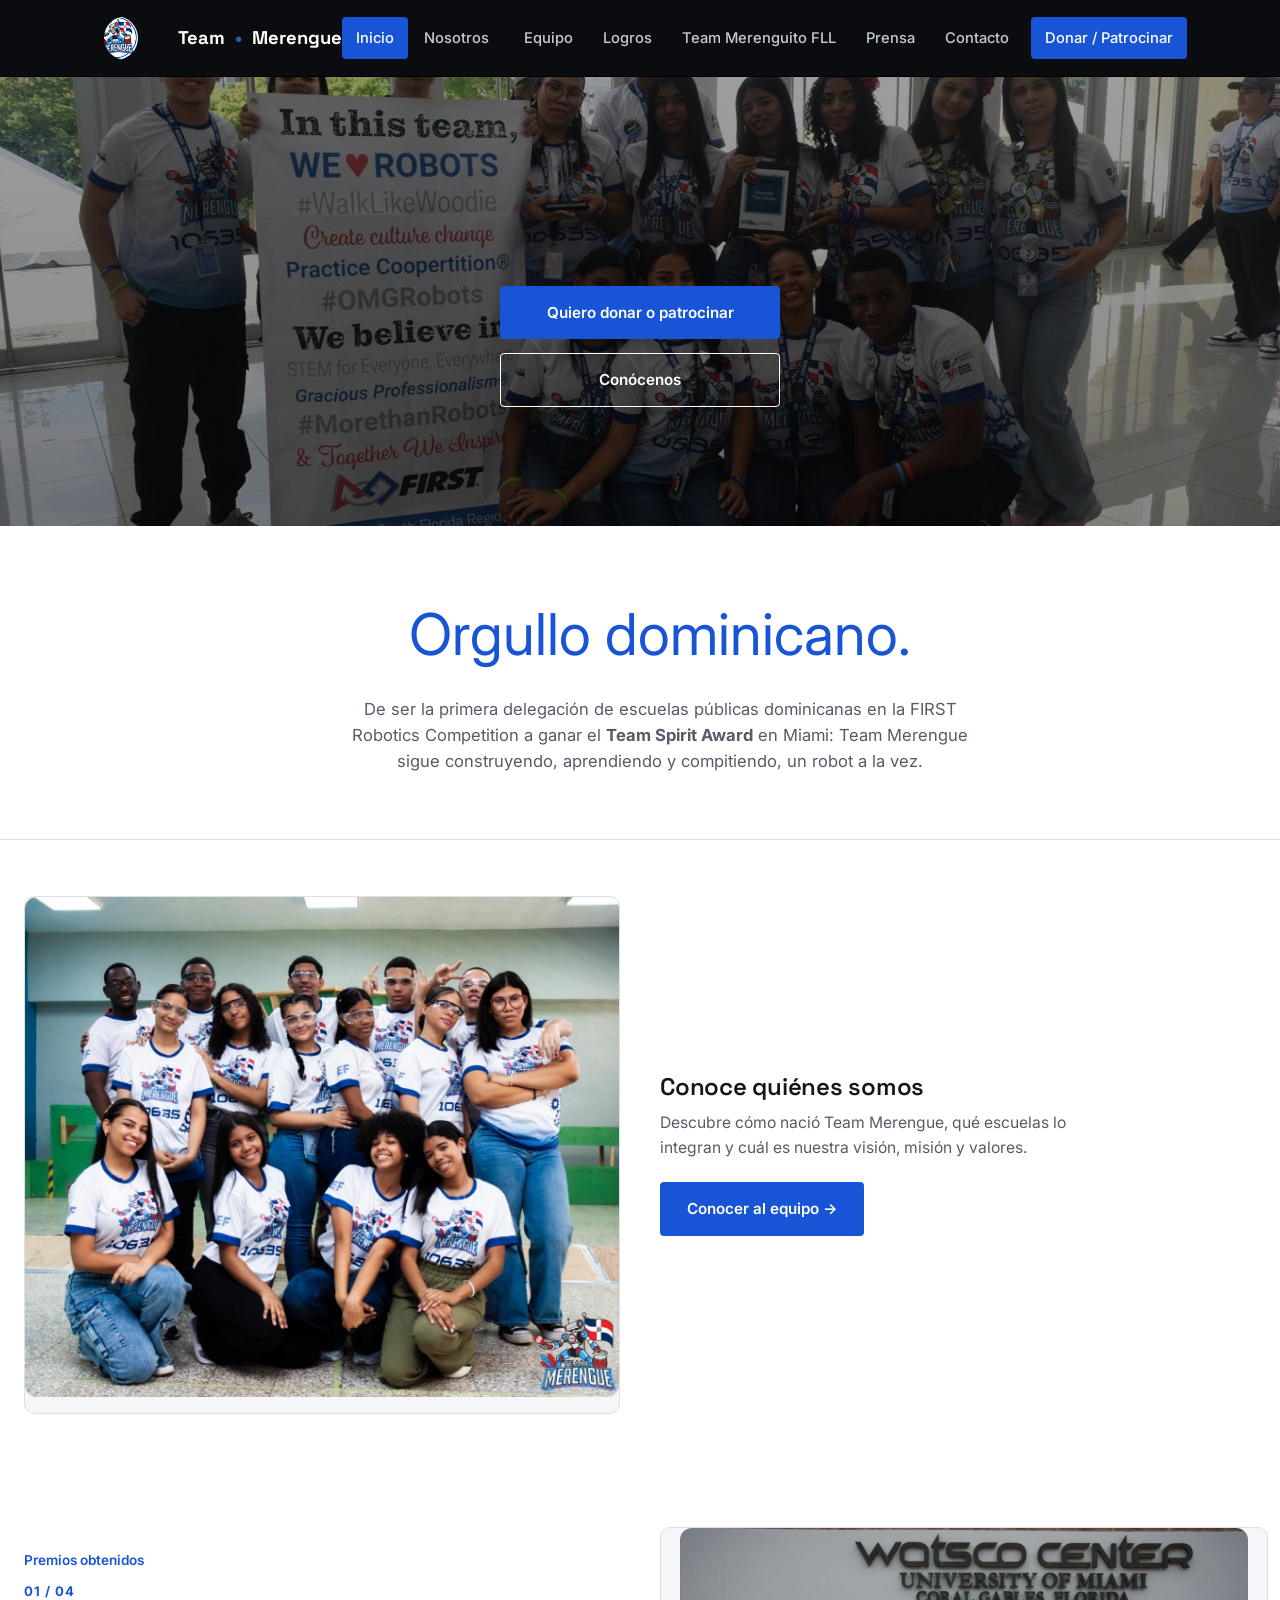
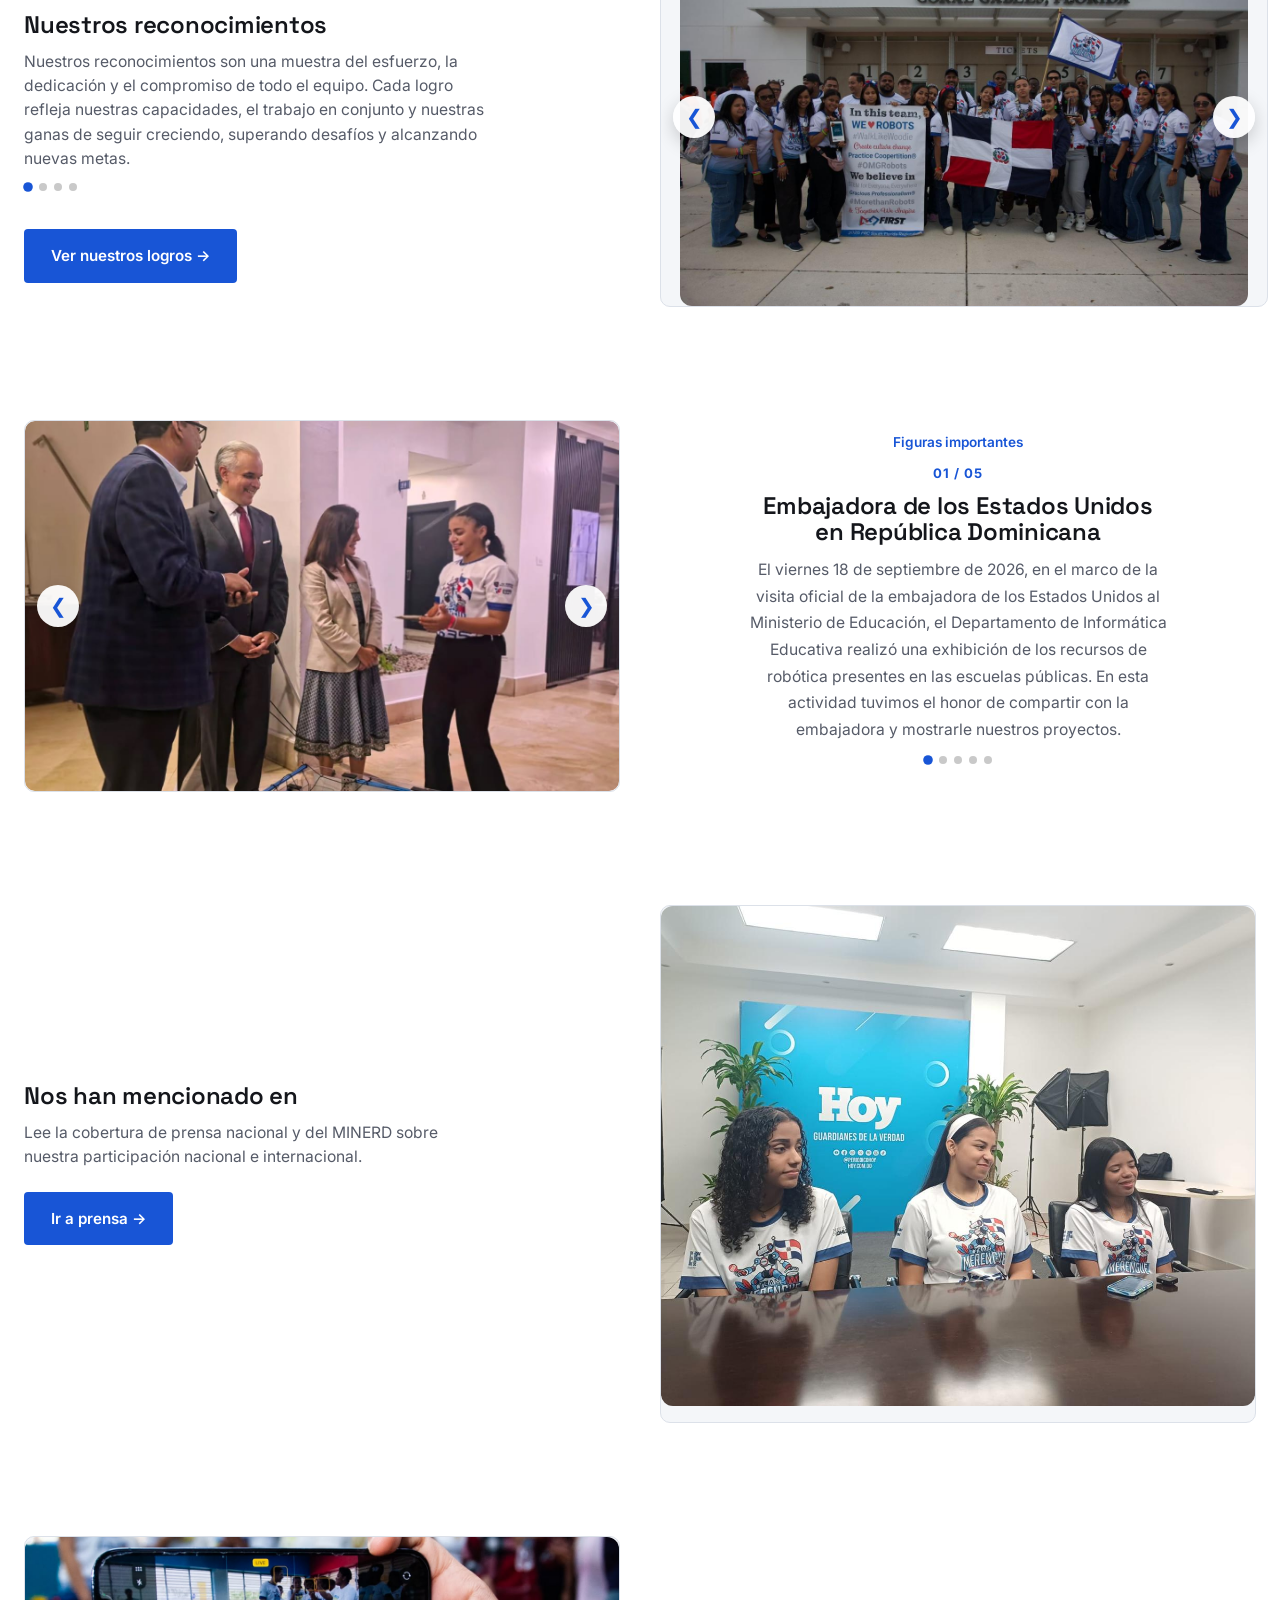
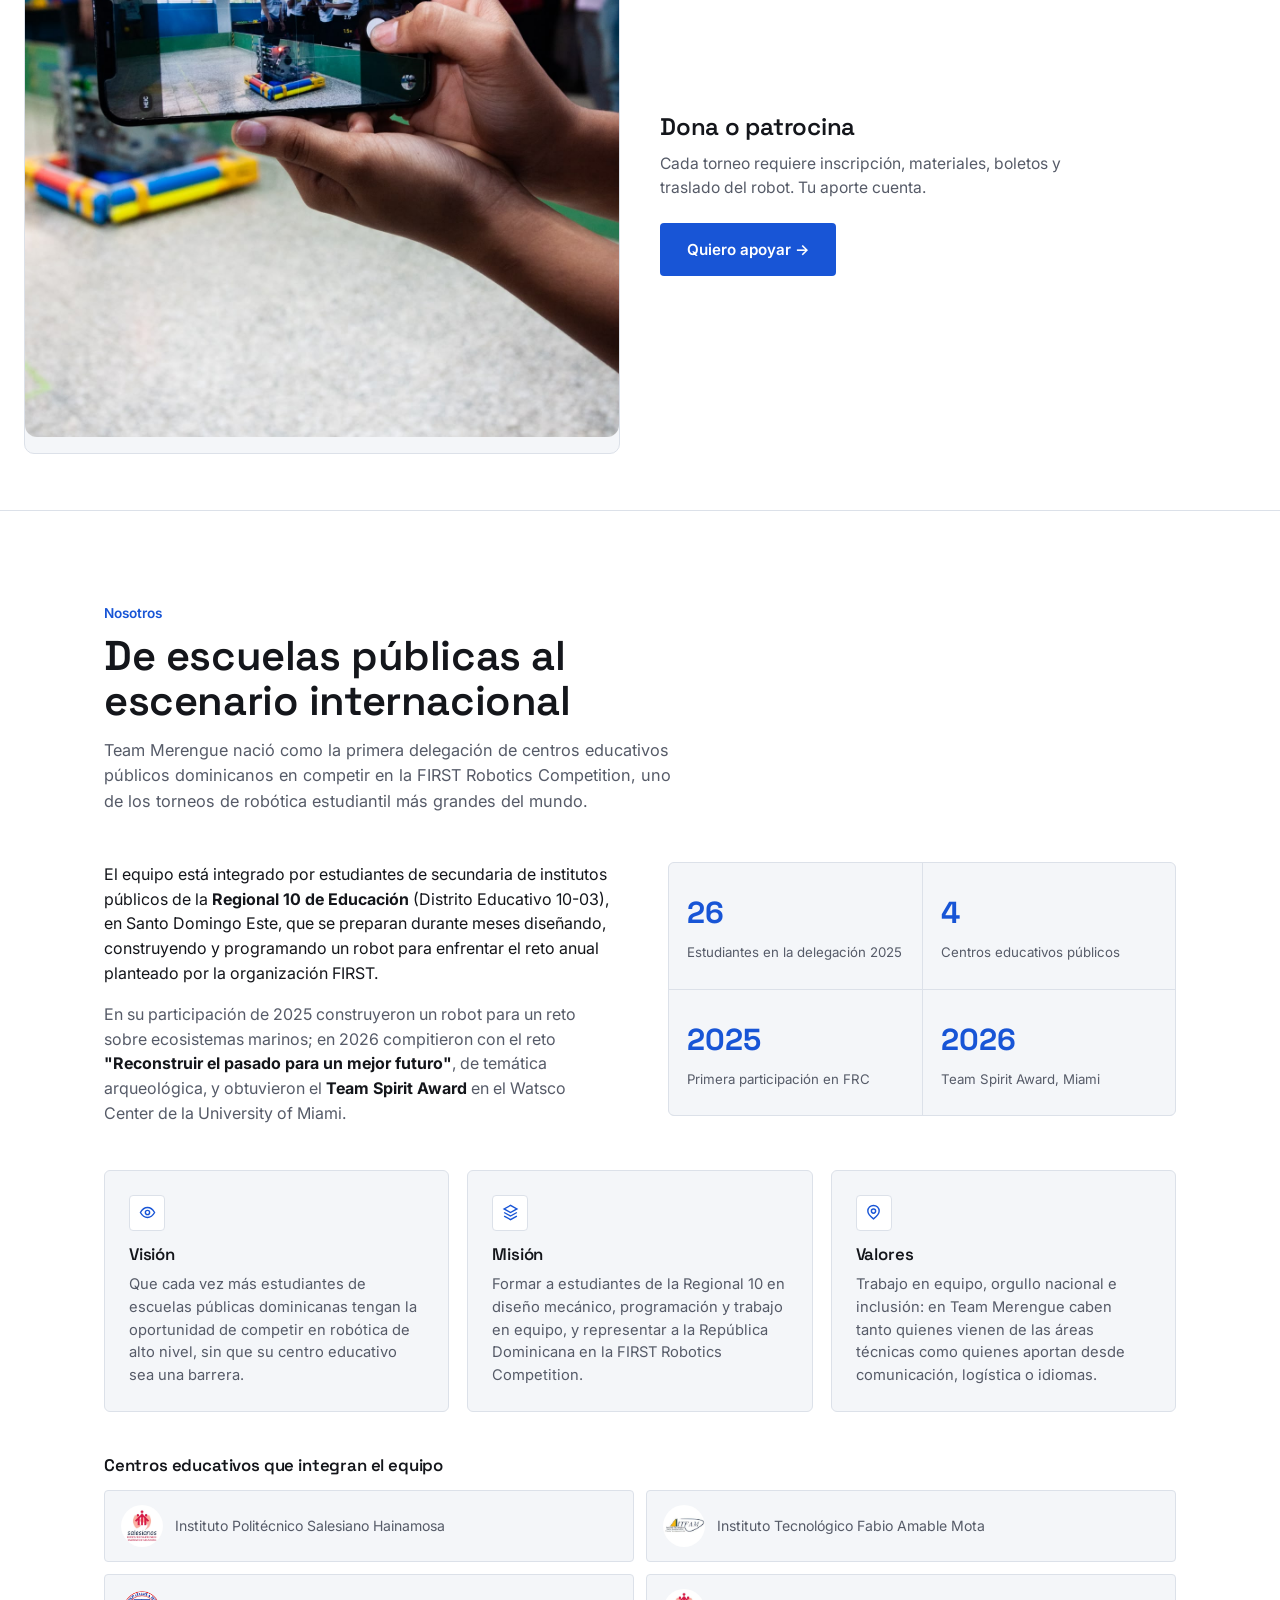
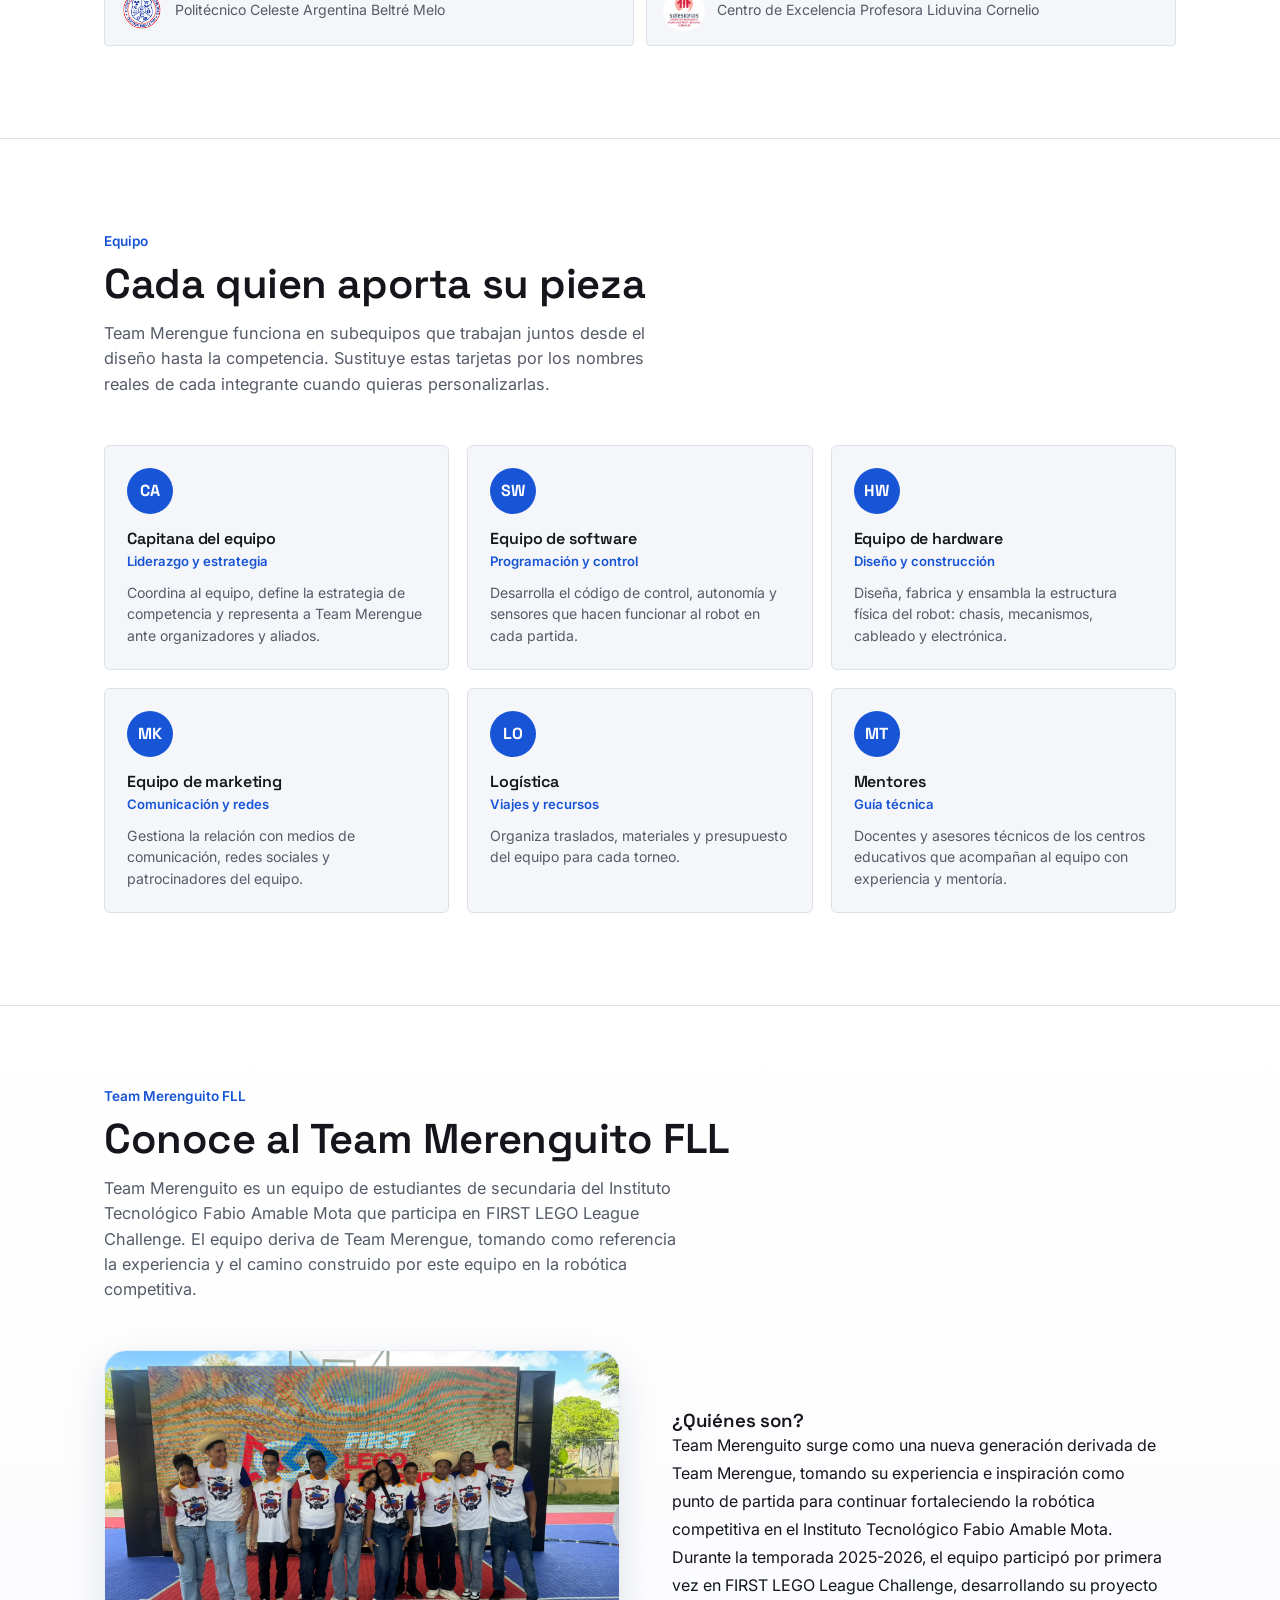
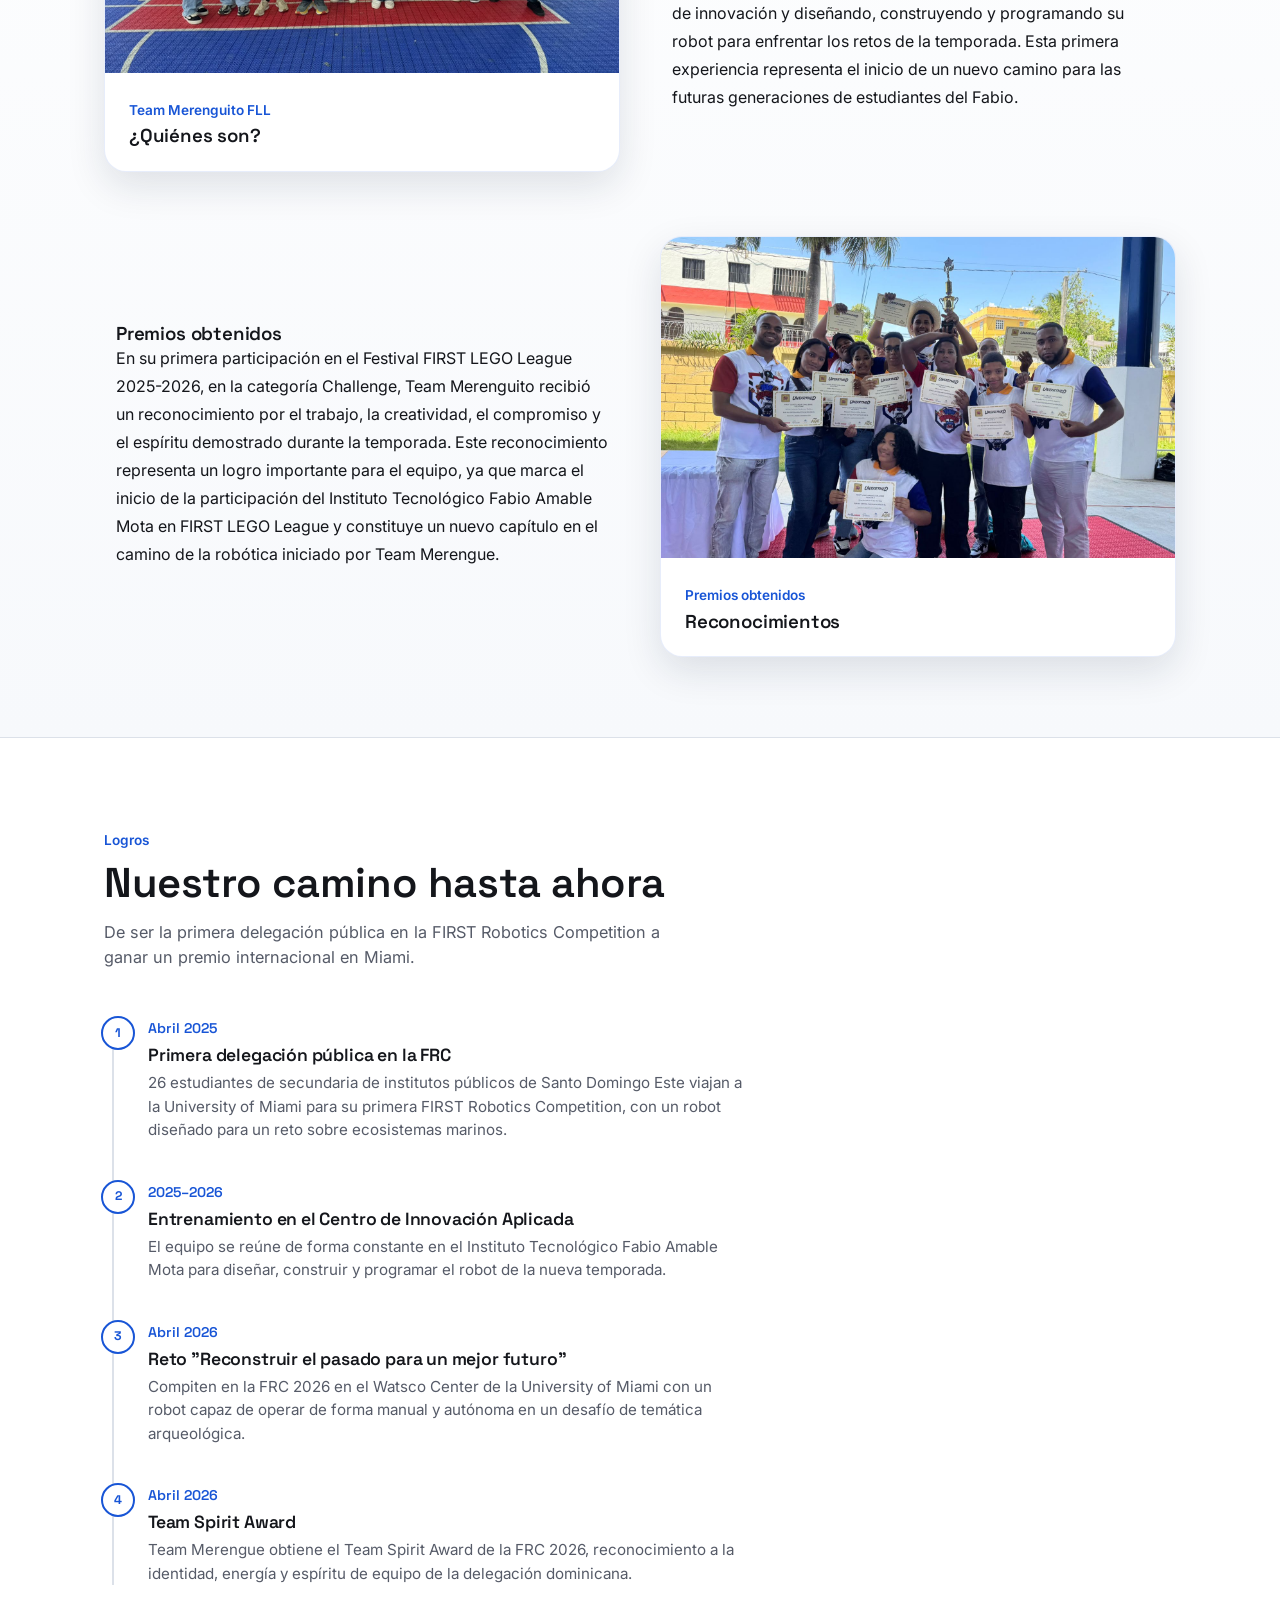
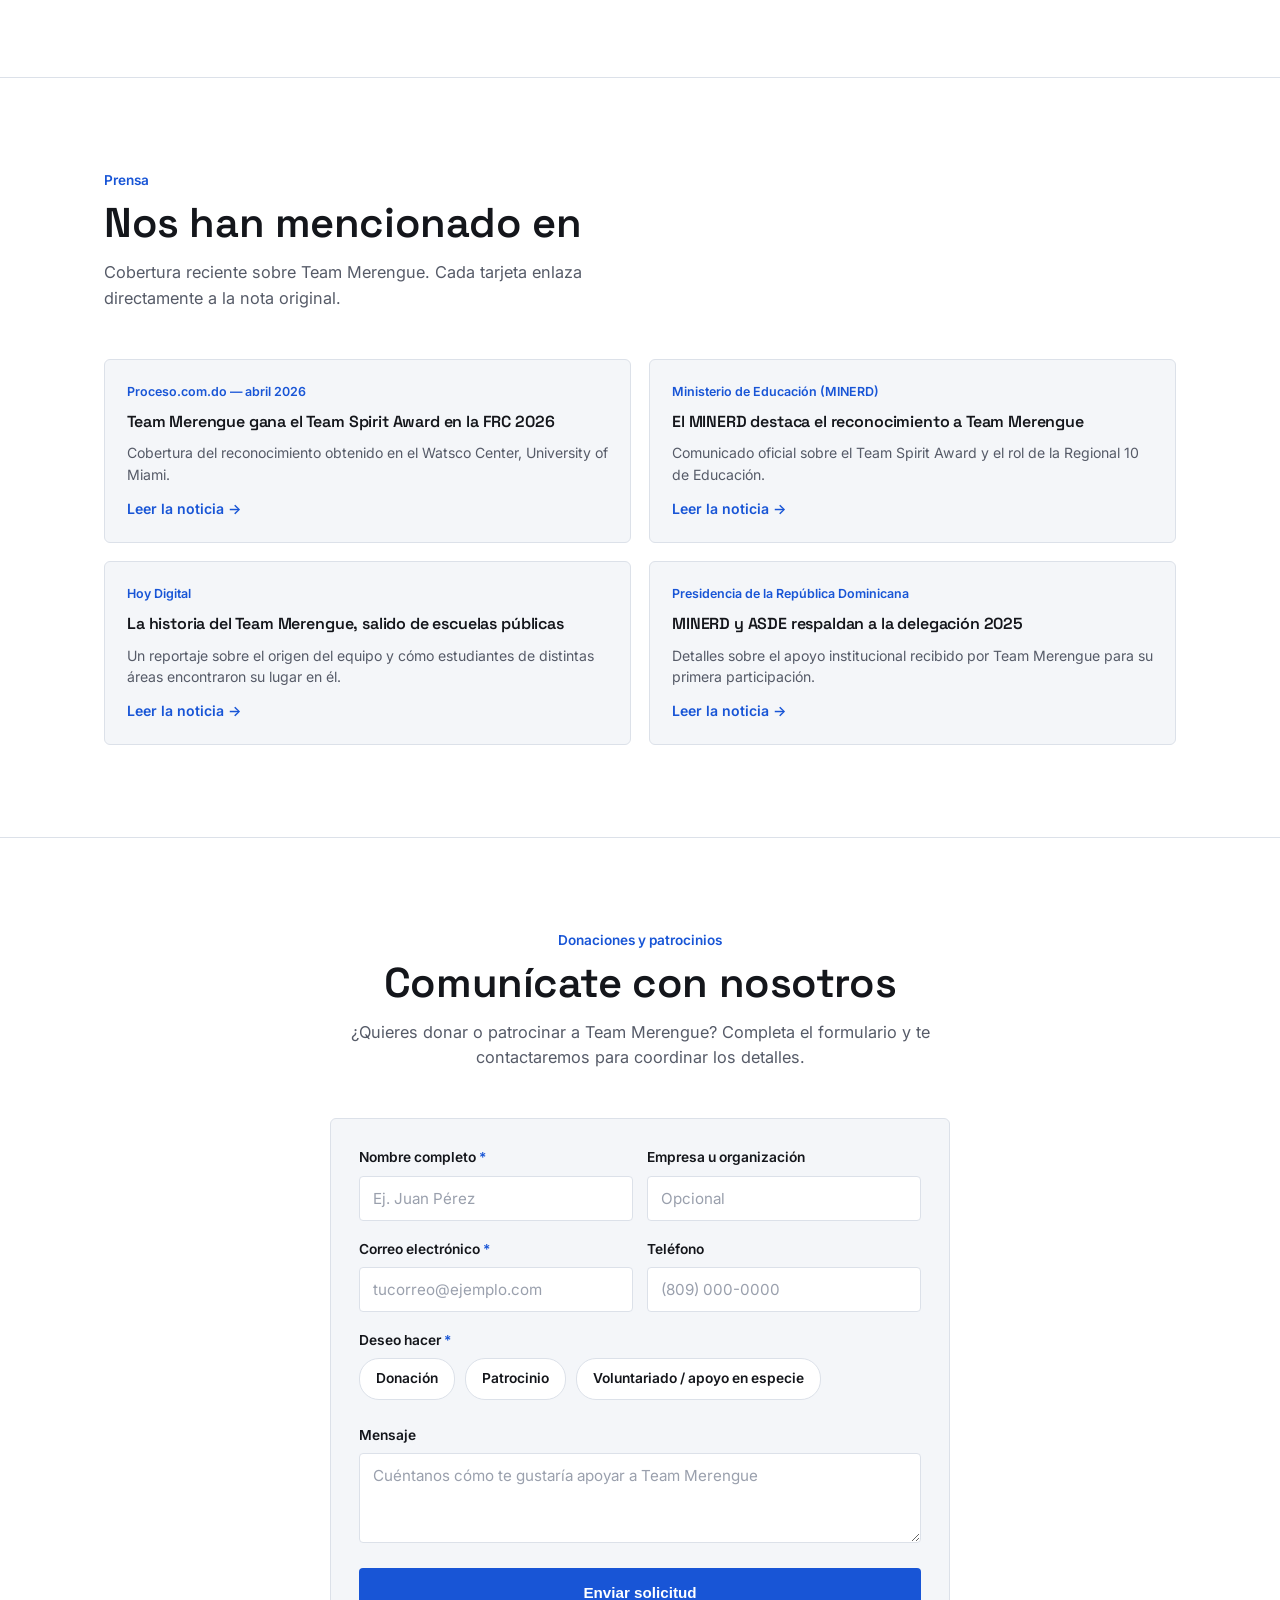
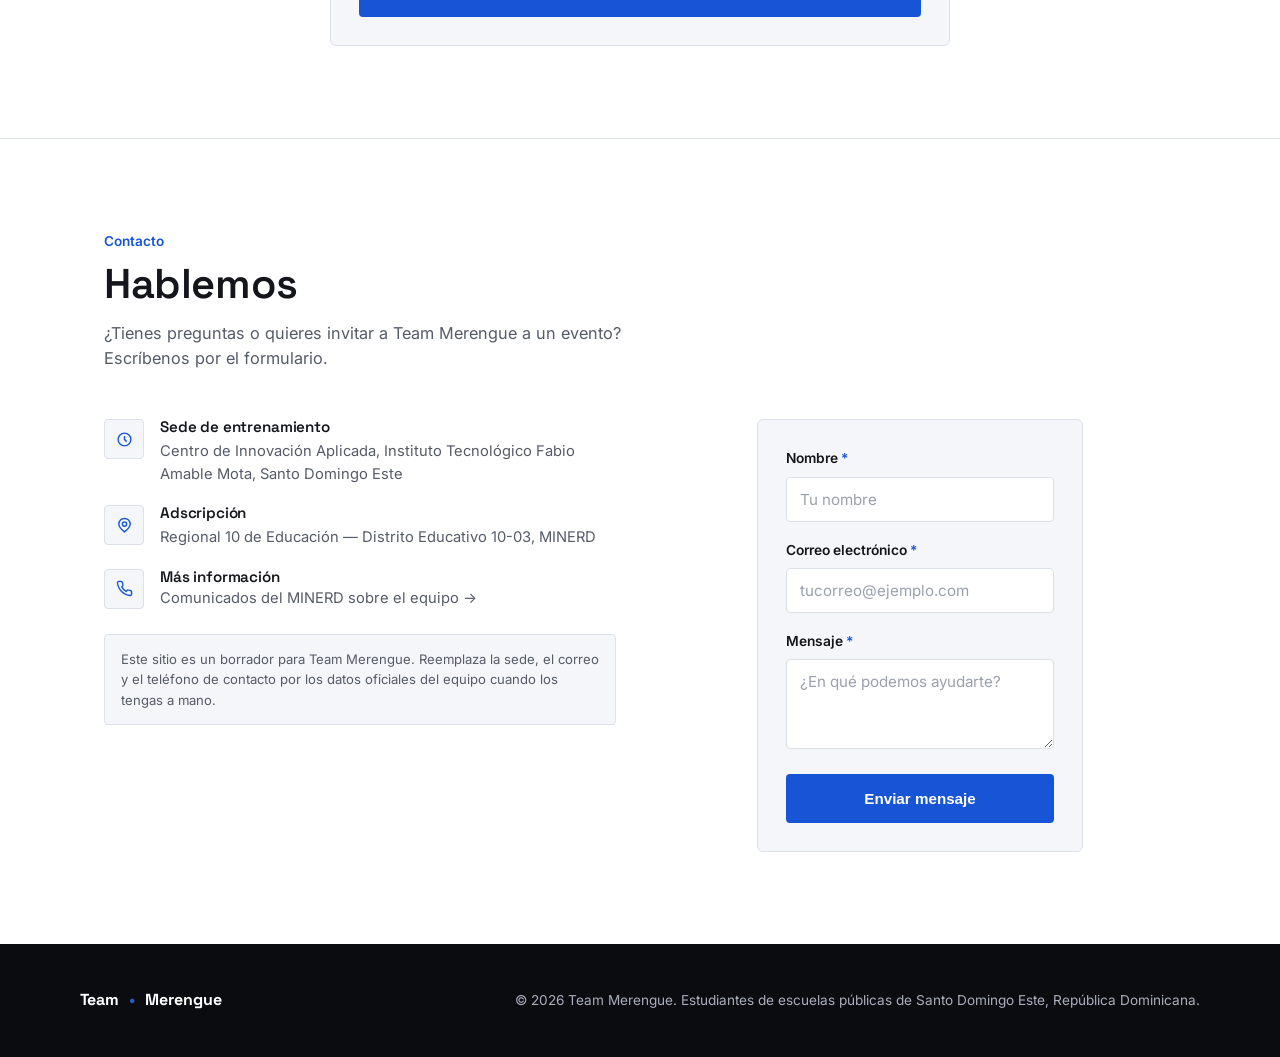
<file: index.html>
<!DOCTYPE html>
<html lang="es">

<head>
    <meta charset="UTF-8">
    <meta name="viewport" content="width=device-width, initial-scale=1, viewport-fit=cover">

    <title>Team Merengue — Equipo de Robótica</title>

    <link rel="stylesheet" href="style (1).css">

    <link rel="preconnect" href="https://fonts.googleapis.com">
    <link rel="preconnect" href="https://fonts.gstatic.com" crossorigin>

    <link href="https://fonts.googleapis.com/css2?family=Space+Grotesk:wght@500;600;700&family=Inter:wght@400;500;600;700&display=swap" rel="stylesheet">




</head>

<body>

    <!-- =========================================
         ENCABEZADO Y NAVEGACIÓN
         ========================================= -->

    <header>

        <div class="wrap nav-inner">

            <div class="brand">

                <span class="brand-mark">

                    <div class="brand-mark">
    <img src="ChatGPT Image 23 sept 2026, 11_31_50.png" alt="Team Merengue">
</div>

                </span>

                Team<span class="dot" style="color:#285bc1">•</span>Merengue

            </div>


            <button
                class="menu-toggle"
                id="menuToggle"
                aria-label="Abrir menú"
                aria-expanded="false">

                <svg width="20" height="20" viewBox="0 0 24 24" fill="none" stroke="currentColor" stroke-width="2">
                    <line x1="3" y1="6" x2="21" y2="6"/>
                    <line x1="3" y1="12" x2="21" y2="12"/>
                    <line x1="3" y1="18" x2="21" y2="18"/>
                </svg>

            </button>


            <nav class="links" id="navLinks">

                <a href="#inicio">Inicio</a>

                <details class="has-sub">

                    <summary>

                        Nosotros

                        <svg width="12" height="12" viewBox="0 0 24 24" fill="none" stroke="currentColor" stroke-width="2.5">
                            <path d="M6 9l6 6 6-6"/>
                        </svg>

                    </summary>

                    <ul class="submenu">

                        <li>
                            <a href="#nosotros">Quiénes somos</a>
                        </li>

                        <li>
                            <a href="#vision">Visión</a>
                        </li>

                        <li>
                            <a href="#mision">Misión</a>
                        </li>

                        <li>
                            <a href="#valores">Valores</a>
                        </li>

                    </ul>

                </details>

                <a href="#equipo">Equipo</a>

                <a href="#logros">Logros</a>

                <a href="#team-merenguito">Team Merenguito FLL</a>

                <a href="#prensa">Prensa</a>

                <a href="#contacto">Contacto</a>

                <a href="#patrocinios" class="nav-cta">
                    Donar / Patrocinar
                </a>

            </nav>

        </div>

    </header>



    <!-- =========================================
         INICIO
         ========================================= -->

    <section
        id="inicio"
        class="hero"
        style="border-bottom: none; padding-bottom: 0;">

        <div class="hero-top">

            <div class="eyebrow">

                <span class="pulse"></span>

                Estudiantes de escuelas públicas en la FIRST Robotics Competition

            </div>


            <div class="logo-banner">

                <img
                    class="banner-background"
                    src="fofto de fondo.jpg"
                    alt="Fondo Team Merengue">


                <!-- =====================================
                     CARRUSEL PRINCIPAL DE FONDOS
                     ===================================== -->

                <div class="hero-bg-carousel" aria-hidden="true">
                    <div class="hero-bg-slide is-active" style="background-image:url('ft4.jpg');"></div>
                    <div class="hero-bg-slide" style="background-image:url('ft3.jpg');"></div>
                    <div class="hero-bg-slide" style="background-image:url('ft2.jpg');"></div>
                    <div class="hero-bg-slide" style="background-image:url('ft1.jpg');"></div>
                    <div class="hero-bg-slide" style="background-image:url('ft5.jpg');"></div>
                    <div class="hero-bg-overlay"></div>
                </div>

                <!-- =====================================
                     LOGO DEL EQUIPO
                     ===================================== -->

                <div class="logo-mark">

                    <img
                        src="ChatGPT Image 23 sept 2026, 11_31_50.png"
                        alt="Logo de Team Merengue">

                </div>



                <!-- =====================================
                     BOTONES PRINCIPALES
                     ===================================== -->

                <div class="hero-actions">

                    <a
                        href="#patrocinios"
                        class="btn btn-primary">

                        Quiero donar o patrocinar

                    </a>


                    <a
                        href="#nosotros"
                        class="btn btn-outline-dark">

                        Conócenos

                    </a>

                </div>

            </div>

        </div>



        <!-- =========================================
             MENSAJE PRINCIPAL
             ========================================= -->

        <div class="word-panel">

            <div class="big-word">
                Orgullo dominicano.
            </div>


            <p>

                De ser la primera delegación de escuelas públicas
                dominicanas en la FIRST Robotics Competition a ganar
                el <strong>Team Spirit Award</strong> en Miami:

                Team Merengue sigue construyendo, aprendiendo
                y compitiendo, un robot a la vez.

            </p>

        </div>



        <!-- =========================================
             TARJETAS PRINCIPALES
             ========================================= -->

        <div class="feature-blocks">


            <!-- TARJETA: NOSOTROS -->

            <div class="feature-block reveal">

                <div class="fb-art">

                    <img
                        src="fofto de fondo.jpg"
                        alt="Conoce quiénes somos"
                        class="feature-image">

                </div>


                <div class="fb-text">

                    <h3>
                        Conoce quiénes somos
                    </h3>


                    <p>

                        Descubre cómo nació Team Merengue,
                        qué escuelas lo integran y cuál es
                        nuestra visión, misión y valores.

                    </p>


                    <a
                        href="#nosotros"
                        class="btn btn-blue">

                        Conocer al equipo →

                    </a>

                </div>

            </div>



            <!-- TARJETA: PREMIOS OBTENIDOS -->
            <div class="feature-block reveal premios-card">

                <div class="fb-art premios-art">

                    <div class="premios-slider">

                        <img
                            id="premioImagen"
                            src="LOGROS.jpg"
                            alt="Premio obtenido de Team Merengue"
                            class="feature-image premio-imagen">

                        <button
                            type="button"
                            class="premio-btn premio-prev"
                            id="premioPrev"
                            aria-label="Premio anterior">
                            &#10094;
                        </button>

                        <button
                            type="button"
                            class="premio-btn premio-next"
                            id="premioNext"
                            aria-label="Premio siguiente">
                            &#10095;
                        </button>

                    </div>

                </div>

                <div class="fb-text premios-text">

                    <div class="kicker">Premios obtenidos</div>

                    <span id="premioNumero" class="premio-numero">
                        01 / 04
                    </span>

                    <h3 id="premioTitulo">
                        Team Spirit Award
                    </h3>

                    <p id="premioDescripcion">
                        Reconocimiento obtenido por Team Merengue en la FRC 2026.
                        Esta información puede editarse posteriormente.
                    </p>

                    <div class="premio-puntos" id="premioPuntos"></div>

                    <a href="#logros" class="btn btn-blue">
                        Ver nuestros logros →
                    </a>

                </div>

            </div>


            <!-- =========================================
                 FIGURAS IMPORTANTES
                 ========================================= -->

            <div class="feature-block reveal figuras-card">


                <!-- =====================================
                     ÁREA DE IMAGEN
                     ===================================== -->

                <div class="fb-art figuras-art">

                    <div class="figuras-slider">


                        <!-- IMAGEN PRINCIPAL -->

                        <img
                            id="figuraImagen"
                            src="EMBAJADORA DE LOS ESTADOS UNIDOS Y EL MINISTRO LUIS MIGUE DE CAMPS.jpg"
                            alt="Figura importante de Team Merengue"
                            class="figura-imagen">



                        <!-- BOTÓN ANTERIOR -->

                        <button
                            type="button"
                            class="figura-btn figura-prev"
                            id="figuraPrev"
                            aria-label="Figura anterior">

                            &#10094;

                        </button>



                        <!-- BOTÓN SIGUIENTE -->

                        <button
                            type="button"
                            class="figura-btn figura-next"
                            id="figuraNext"
                            aria-label="Figura siguiente">

                            &#10095;

                        </button>

                    </div>

                </div>



                <!-- =====================================
                     ÁREA DE INFORMACIÓN
                     ===================================== -->

                <div class="fb-text figuras-text">

                    <div class="figura-contenido">


                        <!-- TÍTULO DE LA SECCIÓN -->

                        <div class="kicker">
                            Figuras importantes
                        </div>



                        <!-- NÚMERO DE LA FIGURA -->

                        <span
                            id="figuraNumero"
                            class="figura-numero">

                            01 / 04

                        </span>



                        <!-- NOMBRE DE LA FIGURA -->

                        <h3 id="figuraNombre">

                            Embajadora de los Estados Unidos
                            en República Dominicana

                        </h3>



                        <!-- DESCRIPCIÓN DE LA FIGURA -->

                        <p id="figuraDescripcion">

                            El viernes 18 de septiembre de 2026,
                            en el marco de la visita oficial de
                            la embajadora de los Estados Unidos
                            al Ministerio de Educación, el
                            Departamento de Informática Educativa
                            realizó una exhibición de los recursos
                            de robótica presentes en las escuelas
                            públicas.

                            En esta actividad tuvimos el honor
                            de compartir con la embajadora y
                            mostrarle nuestros proyectos.

                        </p>



                        <!-- PUNTOS DEL CARRUSEL -->

                        <div
                            class="figura-puntos"
                            id="figuraPuntos">

                        </div>

                    </div>

                </div>

            </div>



            <!-- =========================================
                 TARJETA: PRENSA
                 ========================================= -->

            <div class="feature-block reveal">

                <div class="fb-art">
                    

                       <img
                        src="Mencionado.jpg"
                        alt="mencionado"
                        class="feature-image">

                </div>


                <div class="fb-text">

                    <h3>
                        Nos han mencionado en
                    </h3>


                    <p>

                        Lee la cobertura de prensa nacional
                        y del MINERD sobre nuestra participación
                        nacional e internacional.

                    </p>


                    <a
                        href="#prensa"
                        class="btn btn-blue">

                        Ir a prensa →

                    </a>

                </div>

            </div>



            <!-- =========================================
                 TARJETA: DONACIONES
                 ========================================= -->

            <div class="feature-block reveal  dona-card">

                <div class="fb-art">

                     <img
                        src="participa o dona.jpg"
                        alt="dona"
                        class="feature-image">

                </div>


                <div class="fb-text">

                    <h3>
                        Dona o patrocina
                    </h3>


                    <p>

                        Cada torneo requiere inscripción,
                        materiales, boletos y traslado
                        del robot. Tu aporte cuenta.

                    </p>


                    <a
                        href="#patrocinios"
                        class="btn btn-primary">

                        Quiero apoyar →

                    </a>

                </div>

            </div>

        </div>

    </section>



    <!-- =========================================
         NOSOTROS
         ========================================= -->

    <section id="nosotros">

        <div class="wrap">


            <div class="section-head reveal">

                <div class="kicker">
                    Nosotros
                </div>


                <h2>
                    De escuelas públicas al escenario internacional
                </h2>


                <p>

                    Team Merengue nació como la primera delegación
                    de centros educativos públicos dominicanos
                    en competir en la FIRST Robotics Competition,
                    uno de los torneos de robótica estudiantil
                    más grandes del mundo.

                </p>

            </div>



            <div class="about-grid">


                <div class="about-copy reveal">

                    <p>

                        El equipo está integrado por estudiantes
                        de secundaria de institutos públicos de
                        la <strong>Regional 10 de Educación</strong>
                        (Distrito Educativo 10-03), en Santo
                        Domingo Este, que se preparan durante meses
                        diseñando, construyendo y programando
                        un robot para enfrentar el reto anual
                        planteado por la organización FIRST.

                    </p>


                    <p>

                        En su participación de 2025 construyeron
                        un robot para un reto sobre ecosistemas
                        marinos; en 2026 compitieron con el reto
                        <strong>"Reconstruir el pasado para un mejor futuro"</strong>,
                        de temática arqueológica, y obtuvieron
                        el <strong>Team Spirit Award</strong>
                        en el Watsco Center de la University
                        of Miami.

                    </p>

                </div>



                <div class="stat-grid reveal">


                    <div class="stat">

                        <div class="num">
                            26
                        </div>

                        <div class="cap">
                            Estudiantes en la delegación 2025
                        </div>

                    </div>


                    <div class="stat">

                        <div class="num">
                            4
                        </div>

                        <div class="cap">
                            Centros educativos públicos
                        </div>

                    </div>


                    <div class="stat">

                        <div class="num">
                            2025
                        </div>

                        <div class="cap">
                            Primera participación en FRC
                        </div>

                    </div>


                    <div class="stat">

                        <div class="num">
                            2026
                        </div>

                        <div class="cap">
                            Team Spirit Award, Miami
                        </div>

                    </div>

                </div>

            </div>



            <!-- =====================================
                 VISIÓN, MISIÓN Y VALORES
                 ===================================== -->

            <div class="mvv-grid">


                <div
                    class="mvv-card reveal"
                    id="vision">

                    <div class="ico">

                        <svg
                            width="17"
                            height="17"
                            viewBox="0 0 24 24"
                            fill="none"
                            stroke="currentColor"
                            stroke-width="2">

                            <path d="M2 12s4-7 10-7 10 7 10 7-4 7-10 7-10-7-10-7Z"/>
                            <circle cx="12" cy="12" r="3"/>

                        </svg>

                    </div>


                    <h3>
                        Visión
                    </h3>


                    <p>

                        Que cada vez más estudiantes de escuelas
                        públicas dominicanas tengan la oportunidad
                        de competir en robótica de alto nivel,
                        sin que su centro educativo sea una barrera.

                    </p>

                </div>



                <div
                    class="mvv-card reveal"
                    id="mision">

                    <div class="ico">

                        <svg
                            width="17"
                            height="17"
                            viewBox="0 0 24 24"
                            fill="none"
                            stroke="currentColor"
                            stroke-width="2">

                            <path d="M12 2 3 7l9 5 9-5-9-5Z"/>
                            <path d="M3 12l9 5 9-5"/>
                            <path d="M3 17l9 5 9-5"/>

                        </svg>

                    </div>


                    <h3>
                        Misión
                    </h3>


                    <p>

                        Formar a estudiantes de la Regional 10
                        en diseño mecánico, programación y trabajo
                        en equipo, y representar a la República
                        Dominicana en la FIRST Robotics Competition.

                    </p>

                </div>



                <div
                    class="mvv-card reveal"
                    id="valores">

                    <div class="ico">

                        <svg
                            width="17"
                            height="17"
                            viewBox="0 0 24 24"
                            fill="none"
                            stroke="currentColor"
                            stroke-width="2">

                            <path d="M12 21c-4-3-8-6.5-8-11a8 8 0 0 1 16 0c0 4.5-4 8-8 11Z"/>
                            <circle cx="12" cy="10" r="3"/>

                        </svg>

                    </div>


                    <h3>
                        Valores
                    </h3>


                    <p>

                        Trabajo en equipo, orgullo nacional e inclusión:
                        en Team Merengue caben tanto quienes vienen
                        de las áreas técnicas como quienes aportan
                        desde comunicación, logística o idiomas.

                    </p>

                </div>

            </div>



            <!-- =====================================
                 CENTROS EDUCATIVOS
                 ===================================== -->

            <div class="schools-list reveal">

                <h3>
                    Centros educativos que integran el equipo
                </h3>


                <div class="schools-grid">


                    <div class="school-item">

                        <img
                        src="salesiano hainamos.jpg"
                        alt="dona"
                        class="school-logo">
                        

                        Instituto Politécnico Salesiano Hainamosa

                    </div>



                    <div class="school-item">

                        <img
                        src="itfam.jpg"
                        alt="dona"
                        class="school-logo">
                        

                        Instituto Tecnológico Fabio Amable Mota

                    </div>



                    <div class="school-item">

                        <img
                        src="celeste beltre melo.png"
                        alt="dona"
                        class="school-logo">

                        Politécnico Celeste Argentina Beltré Melo

                    </div>



                    <div class="school-item">

                         <img
                        src="liduvina.jpg"
                        alt="dona"
                        class="school-logo">
                        

                        Centro de Excelencia Profesora Liduvina Cornelio

                    </div>

                </div>

            </div>

        </div>

    </section>



    <!-- =========================================
         EQUIPO
         ========================================= -->

    <section id="equipo">

        <div class="wrap">


            <div class="section-head reveal">

                <div class="kicker">
                    Equipo
                </div>


                <h2>
                    Cada quien aporta su pieza
                </h2>


                <p>

                    Team Merengue funciona en subequipos que
                    trabajan juntos desde el diseño hasta la
                    competencia. Sustituye estas tarjetas
                    por los nombres reales de cada integrante
                    cuando quieras personalizarlas.

                </p>

            </div>



            <div class="team-grid">


                <div class="team-card reveal">

                    <div class="avatar">
                        CA
                    </div>

                    <h3>
                        Capitana del equipo
                    </h3>

                    <div class="role">
                        Liderazgo y estrategia
                    </div>

                    <p class="desc">

                        Coordina al equipo, define la estrategia
                        de competencia y representa a Team Merengue
                        ante organizadores y aliados.

                    </p>

                </div>



                <div class="team-card reveal">

                    <div class="avatar">
                        SW
                    </div>

                    <h3>
                        Equipo de software
                    </h3>

                    <div class="role">
                        Programación y control
                    </div>

                    <p class="desc">

                        Desarrolla el código de control,
                        autonomía y sensores que hacen funcionar
                        al robot en cada partida.

                    </p>

                </div>



                <div class="team-card reveal">

                    <div class="avatar">
                        HW
                    </div>

                    <h3>
                        Equipo de hardware
                    </h3>

                    <div class="role">
                        Diseño y construcción
                    </div>

                    <p class="desc">

                        Diseña, fabrica y ensambla la estructura
                        física del robot: chasis, mecanismos,
                        cableado y electrónica.

                    </p>

                </div>



                <div class="team-card reveal">

                    <div class="avatar">
                        MK
                    </div>

                    <h3>
                        Equipo de marketing
                    </h3>

                    <div class="role">
                        Comunicación y redes
                    </div>

                    <p class="desc">

                        Gestiona la relación con medios de
                        comunicación, redes sociales y
                        patrocinadores del equipo.

                    </p>

                </div>



                <div class="team-card reveal">

                    <div class="avatar">
                        LO
                    </div>

                    <h3>
                        Logística
                    </h3>

                    <div class="role">
                        Viajes y recursos
                    </div>

                    <p class="desc">

                        Organiza traslados, materiales y
                        presupuesto del equipo para cada torneo.

                    </p>

                </div>



                <div class="team-card reveal">

                    <div class="avatar">
                        MT
                    </div>

                    <h3>
                        Mentores
                    </h3>

                    <div class="role">
                        Guía técnica
                    </div>

                    <p class="desc">

                        Docentes y asesores técnicos de los centros
                        educativos que acompañan al equipo con
                        experiencia y mentoría.

                    </p>

                </div>

            </div>

        </div>

    </section>



    <!-- =========================================
         TEAM MERENGUITO FLL
         ========================================= -->
    <section id="team-merenguito" class="team-merenguito-section">

        <div class="wrap">

            <div class="section-head reveal">
                <div class="kicker">Team Merenguito FLL</div>
                <h2>Conoce al Team Merenguito FLL</h2>
                <p>
                    Team Merenguito es un equipo de estudiantes de secundaria del Instituto Tecnológico 
                    Fabio Amable Mota que participa en FIRST LEGO League Challenge. El equipo deriva de
                    Team Merengue, tomando como referencia la experiencia y el camino construido por 
                    este equipo en la robótica competitiva.
                </p>
            </div>

            <div class="merenguito-row merenguito-row-one reveal">

                <div class="merenguito-card">

                    <div class="merenguito-image-wrap">
                        <img
                            src="fll.jpg"
                            alt="Team Merenguito FLL"
                            class="merenguito-image">
                    </div>

                    <div class="merenguito-card-body">
                        <span class="kicker">Team Merenguito FLL</span>
                        <h3>¿Quiénes son?</h3>
                    </div>

                </div>

                <div class="merenguito-copy">

                    <h3>¿Quiénes son?</h3>

                    <p>
                        Team Merenguito surge como una nueva generación derivada de Team Merengue, 
                        tomando su experiencia e inspiración como punto de partida para continuar
                         fortaleciendo la robótica competitiva en el Instituto Tecnológico Fabio Amable
                          Mota. 
                          
                          Durante la temporada 2025-2026, el equipo participó por primera vez en 
                          FIRST LEGO League Challenge, desarrollando su proyecto de innovación y
                           diseñando, construyendo y programando su robot para enfrentar los retos 
                           de la temporada. Esta primera experiencia representa el inicio de un nuevo 
                           camino para las futuras generaciones de estudiantes del Fabio.

                    </p>

                </div>

            </div>

            <div class="merenguito-row merenguito-row-two reveal">

                <div class="merenguito-copy">

                    <h3>Premios obtenidos</h3>

                    <p>
                       En su primera participación en el Festival FIRST LEGO League 2025-2026,
                       en la categoría Challenge, Team Merenguito recibió un reconocimiento por
                      el trabajo, la creatividad, el compromiso y el espíritu demostrado durante la temporada.

                       Este reconocimiento representa un logro importante para el equipo, ya que marca 
                       el inicio de la participación del Instituto Tecnológico Fabio Amable Mota en FIRST
                        LEGO League y constituye un nuevo capítulo en el camino de la robótica iniciado 
                        por Team Merengue.
                    </p>

                </div>

                <div class="merenguito-card merenguito-award-card">

                    <div class="merenguito-image-wrap">
                        <img
                            src="premio y reconocimiento.jpg"
                            alt="Premios obtenidos por Team Merenguito FLL"
                            class="merenguito-image">
                    </div>

                    <div class="merenguito-card-body">
                        <span class="kicker">Premios obtenidos</span>
                        <h3>Reconocimientos</h3>
                    </div>

                </div>

            </div>

        </div>

    </section>


    <!-- =========================================
         LOGROS
         ========================================= -->

    <section id="logros">

        <div class="wrap">


            <div class="section-head reveal">

                <div class="kicker">
                    Logros
                </div>


                <h2>
                    Nuestro camino hasta ahora
                </h2>


                <p>

                    De ser la primera delegación pública en la
                    FIRST Robotics Competition a ganar un premio
                    internacional en Miami.

                </p>

            </div>



            <div class="timeline">


                <div
                    class="tl-item reveal"
                    data-n="1">

                    <div class="year">
                        Abril 2025
                    </div>


                    <h3>
                        Primera delegación pública en la FRC
                    </h3>


                    <p>

                        26 estudiantes de secundaria de institutos
                        públicos de Santo Domingo Este viajan a la
                        University of Miami para su primera FIRST
                        Robotics Competition, con un robot diseñado
                        para un reto sobre ecosistemas marinos.

                    </p>

                </div>



                <div
                    class="tl-item reveal"
                    data-n="2">

                    <div class="year">
                        2025–2026
                    </div>


                    <h3>
                        Entrenamiento en el Centro de Innovación Aplicada
                    </h3>


                    <p>

                        El equipo se reúne de forma constante en
                        el Instituto Tecnológico Fabio Amable Mota
                        para diseñar, construir y programar el robot
                        de la nueva temporada.

                    </p>

                </div>



                <div
                    class="tl-item reveal"
                    data-n="3">

                    <div class="year">
                        Abril 2026
                    </div>


                    <h3>
                        Reto "Reconstruir el pasado para un mejor futuro"
                    </h3>


                    <p>

                        Compiten en la FRC 2026 en el Watsco Center
                        de la University of Miami con un robot capaz
                        de operar de forma manual y autónoma en un
                        desafío de temática arqueológica.

                    </p>

                </div>



                <div
                    class="tl-item reveal"
                    data-n="4">

                    <div class="year">
                        Abril 2026
                    </div>


                    <h3>
                        Team Spirit Award
                    </h3>


                    <p>

                        Team Merengue obtiene el Team Spirit Award
                        de la FRC 2026, reconocimiento a la identidad,
                        energía y espíritu de equipo de la delegación
                        dominicana.

                    </p>

                </div>

            </div>

        </div>

    </section>



    <!-- =========================================
         PRENSA
         ========================================= -->

    <section id="prensa">

        <div class="wrap">


            <div class="section-head reveal">

                <div class="kicker">
                    Prensa
                </div>


                <h2>
                    Nos han mencionado en
                </h2>


                <p>

                    Cobertura reciente sobre Team Merengue.
                    Cada tarjeta enlaza directamente a la
                    nota original.

                </p>
         
            </div>



            <div class="press-grid">


                <a
                    class="press-card reveal"
                    href="https://proceso.com.do/2026/04/12/estudiantes-dominicanos-reciben-reconocimiento-team-spirit-award-en-first-robotics-competition-2026/"
                    target="_blank"
                    rel="noopener">


                    <div class="src">
                        Proceso.com.do — abril 2026
                    </div>


                    <h3>
                        Team Merengue gana el Team Spirit Award en la FRC 2026
                    </h3>


                    <p>

                        Cobertura del reconocimiento obtenido
                        en el Watsco Center, University of Miami.

                    </p>


                    <span class="go">
                        Leer la noticia →
                    </span>

                </a>



                <a
                    class="press-card reveal"
                    href="https://www.ministeriodeeducacion.gob.do/comunicaciones/noticias/ministerio-de-educacion-destaca-reconocimiento-internacional-a-team-merengue-en-la-frc-2026-por-su-espiritu-de-equipo"
                    target="_blank"
                    rel="noopener">


                    <div class="src">
                        Ministerio de Educación (MINERD)
                    </div>


                    <h3>
                        El MINERD destaca el reconocimiento a Team Merengue
                    </h3>


                    <p>

                        Comunicado oficial sobre el Team Spirit Award
                        y el rol de la Regional 10 de Educación.

                    </p>


                    <span class="go">
                        Leer la noticia →
                    </span>

                </a>



                <a
                    class="press-card reveal"
                    href="https://hoy.com.do/vivir/robot-juega-baloncesto-historia-team-merengue-salio-escuelas-publicas-dominicanas_1081232.html"
                    target="_blank"
                    rel="noopener">


                    <div class="src">
                        Hoy Digital
                    </div>


                    <h3>
                        La historia del Team Merengue, salido de escuelas públicas
                    </h3>


                    <p>

                        Un reportaje sobre el origen del equipo
                        y cómo estudiantes de distintas áreas
                        encontraron su lugar en él.

                    </p>


                    <span class="go">
                        Leer la noticia →
                    </span>

                </a>



                <a
                    class="press-card reveal"
                    href="https://presidencia.gob.do/noticias/ministerio-de-educacion-y-alcaldia-de-santo-domingo-este-respaldan-talento-estudiantil-en"
                    target="_blank"
                    rel="noopener">


                    <div class="src">
                        Presidencia de la República Dominicana
                    </div>


                    <h3>
                        MINERD y ASDE respaldan a la delegación 2025
                    </h3>


                    <p>

                        Detalles sobre el apoyo institucional
                        recibido por Team Merengue para su
                        primera participación.

                    </p>


                    <span class="go">
                        Leer la noticia →
                    </span>

                </a>

            </div>

        </div>

    </section>



    <!-- =========================================
         DONACIONES Y PATROCINIOS
         ========================================= -->

    <section id="patrocinios">

        <div class="wrap">


            <div
                class="section-head reveal"
                style="margin-left:auto;margin-right:auto;text-align:center;">


                <div class="kicker">
                    Donaciones y patrocinios
                </div>


                <h2>
                    Comunícate con nosotros
                </h2>


                <p style="margin-left:auto;margin-right:auto;">

                    ¿Quieres donar o patrocinar a Team Merengue?
                    Completa el formulario y te contactaremos
                    para coordinar los detalles.

                </p>

            </div>



            <form
                id="sponsorForm"
                class="reveal"
                novalidate>


                <div class="field-row">


                    <div
                        class="field"
                        id="f-nombre">


                        <label for="s-nombre">

                            Nombre completo
                            <span class="req">*</span>

                        </label>


                        <input
                            type="text"
                            id="s-nombre"
                            name="nombre"
                            placeholder="Ej. Juan Pérez">


                        <div class="error-msg">
                            Por favor escribe tu nombre.
                        </div>

                    </div>



                    <div
                        class="field"
                        id="f-empresa">


                        <label for="s-empresa">
                            Empresa u organización
                        </label>


                        <input
                            type="text"
                            id="s-empresa"
                            name="empresa"
                            placeholder="Opcional">

                    </div>

                </div>



                <div class="field-row">


                    <div
                        class="field"
                        id="f-correo">


                        <label for="s-correo">

                            Correo electrónico
                            <span class="req">*</span>

                        </label>


                        <input
                            type="email"
                            id="s-correo"
                            name="correo"
                            placeholder="tucorreo@ejemplo.com">


                        <div class="error-msg">
                            Ingresa un correo válido.
                        </div>

                    </div>



                    <div
                        class="field"
                        id="f-telefono">


                        <label for="s-telefono">
                            Teléfono
                        </label>


                        <input
                            type="tel"
                            id="s-telefono"
                            name="telefono"
                            placeholder="(809) 000-0000">

                    </div>

                </div>



                <div
                    class="field"
                    id="f-tipo">


                    <label>

                        Deseo hacer
                        <span class="req">*</span>

                    </label>


                    <div
                        class="radio-group"
                        id="tipoGroup">


                        <label class="radio-pill">

                            <input
                                type="radio"
                                name="tipo"
                                value="Donación">

                            Donación

                        </label>



                        <label class="radio-pill">

                            <input
                                type="radio"
                                name="tipo"
                                value="Patrocinio">

                            Patrocinio

                        </label>



                        <label class="radio-pill">

                            <input
                                type="radio"
                                name="tipo"
                                value="Voluntariado">

                            Voluntariado / apoyo en especie

                        </label>

                    </div>


                    <div class="error-msg">
                        Selecciona una opción.
                    </div>

                </div>



                <div class="field">


                    <label for="s-mensaje">
                        Mensaje
                    </label>


                    <textarea
                        id="s-mensaje"
                        name="mensaje"
                        placeholder="Cuéntanos cómo te gustaría apoyar a Team Merengue"></textarea>

                </div>



                <button
                    type="submit"
                    class="btn btn-primary submit-btn">

                    Enviar solicitud

                </button>


                <div
                    id="formStatus"
                    role="status">

                </div>

            </form>

        </div>

    </section>



    <!-- =========================================
         CONTACTO
         ========================================= -->

    <section
        id="contacto"
        style="border-bottom: none;">


        <div class="wrap">


            <div class="section-head reveal">

                <div class="kicker">
                    Contacto
                </div>


                <h2>
                    Hablemos
                </h2>


                <p>

                    ¿Tienes preguntas o quieres invitar a
                    Team Merengue a un evento? Escríbenos
                    por el formulario.

                </p>

            </div>



            <div class="contact-grid">


                <div class="reveal">


                    <div class="contact-list">


                        <!-- SEDE DE ENTRENAMIENTO -->

                        <div class="contact-item">


                            <div class="ico">

                                <svg
                                    width="17"
                                    height="17"
                                    viewBox="0 0 24 24"
                                    fill="none"
                                    stroke="currentColor"
                                    stroke-width="2">

                                    <circle cx="12" cy="12" r="9"/>
                                    <path d="M12 7v5l3 3"/>

                                </svg>

                            </div>



                            <div>

                                <h3>
                                    Sede de entrenamiento
                                </h3>


                                <p>

                                    Centro de Innovación Aplicada,
                                    Instituto Tecnológico Fabio Amable Mota,
                                    Santo Domingo Este

                                </p>

                            </div>

                        </div>



                        <!-- ADSCRIPCIÓN -->

                        <div class="contact-item">


                            <div class="ico">

                                <svg
                                    width="17"
                                    height="17"
                                    viewBox="0 0 24 24"
                                    fill="none"
                                    stroke="currentColor"
                                    stroke-width="2">

                                    <path d="M12 21c-4-3-8-6.5-8-11a8 8 0 0 1 16 0c0 4.5-4 8-8 11Z"/>
                                    <circle cx="12" cy="10" r="3"/>

                                </svg>

                            </div>



                            <div>

                                <h3>
                                    Adscripción
                                </h3>


                                <p>

                                    Regional 10 de Educación —
                                    Distrito Educativo 10-03,
                                    MINERD

                                </p>

                            </div>

                        </div>



                        <!-- MÁS INFORMACIÓN -->

                        <div class="contact-item">


                            <div class="ico">

                                <svg
                                    width="17"
                                    height="17"
                                    viewBox="0 0 24 24"
                                    fill="none"
                                    stroke="currentColor"
                                    stroke-width="2">

                                    <path d="M22 16.9v3a2 2 0 0 1-2.2 2 19.8 19.8 0 0 1-8.6-3.1 19.5 19.5 0 0 1-6-6A19.8 19.8 0 0 1 2.1 4.2 2 2 0 0 1 4.1 2h3a2 2 0 0 1 2 1.7c.1.9.3 1.8.6 2.7a2 2 0 0 1-.4 2.1L8.1 9.7a16 16 0 0 0 6.2 6.2l1.2-1.2a2 2 0 0 1 2.1-.4c.9.3 1.8.5 2.7.6a2 2 0 0 1 1.7 2Z"/>

                                </svg>

                            </div>



                            <div>

                                <h3>
                                    Más información
                                </h3>


                                <a
                                    href="https://www.ministeriodeeducacion.gob.do/comunicaciones/noticias/ministerio-de-educacion-destaca-reconocimiento-internacional-a-team-merengue-en-la-frc-2026-por-su-espiritu-de-equipo"
                                    target="_blank"
                                    rel="noopener">

                                    Comunicados del MINERD sobre el equipo →

                                </a>

                            </div>

                        </div>

                    </div>



                    <div class="contact-note">

                        Este sitio es un borrador para Team Merengue.
                        Reemplaza la sede, el correo y el teléfono
                        de contacto por los datos oficiales del
                        equipo cuando los tengas a mano.

                    </div>

                </div>



                <!-- FORMULARIO DE CONTACTO -->

                <form
                    id="contactForm"
                    class="reveal"
                    novalidate>


                    <div
                        class="field"
                        id="c-nombre">


                        <label for="c-name">

                            Nombre
                            <span class="req">*</span>

                        </label>


                        <input
                            type="text"
                            id="c-name"
                            name="nombre"
                            placeholder="Tu nombre">


                        <div class="error-msg">
                            Por favor escribe tu nombre.
                        </div>

                    </div>



                    <div
                        class="field"
                        id="c-correo">


                        <label for="c-mail">

                            Correo electrónico
                            <span class="req">*</span>

                        </label>


                        <input
                            type="email"
                            id="c-mail"
                            name="correo"
                            placeholder="tucorreo@ejemplo.com">


                        <div class="error-msg">
                            Ingresa un correo válido.
                        </div>

                    </div>



                    <div
                        class="field"
                        id="c-mensaje">


                        <label for="c-msg">

                            Mensaje
                            <span class="req">*</span>

                        </label>


                        <textarea
                            id="c-msg"
                            name="mensaje"
                            placeholder="¿En qué podemos ayudarte?"></textarea>


                        <div class="error-msg">
                            Escribe tu mensaje.
                        </div>

                    </div>



                    <button
                        type="submit"
                        class="btn btn-primary submit-btn">

                        Enviar mensaje

                    </button>


                    <div
                        id="contactStatus"
                        role="status">

                    </div>

                </form>

            </div>

        </div>

    </section>



    <!-- =========================================
         PIE DE PÁGINA
         ========================================= -->

    <footer>

        <div class="footer-inner">


            <div class="brand">

                Team<span class="dot" style="color:#285bc1">•</span>Merengue

            </div>


            <p>

                © 2026 Team Merengue.
                Estudiantes de escuelas públicas de Santo Domingo Este,
                República Dominicana.

            </p>

        </div>

    </footer>





<script src="Script(1).js"></script>
</body>

</html>
</file>
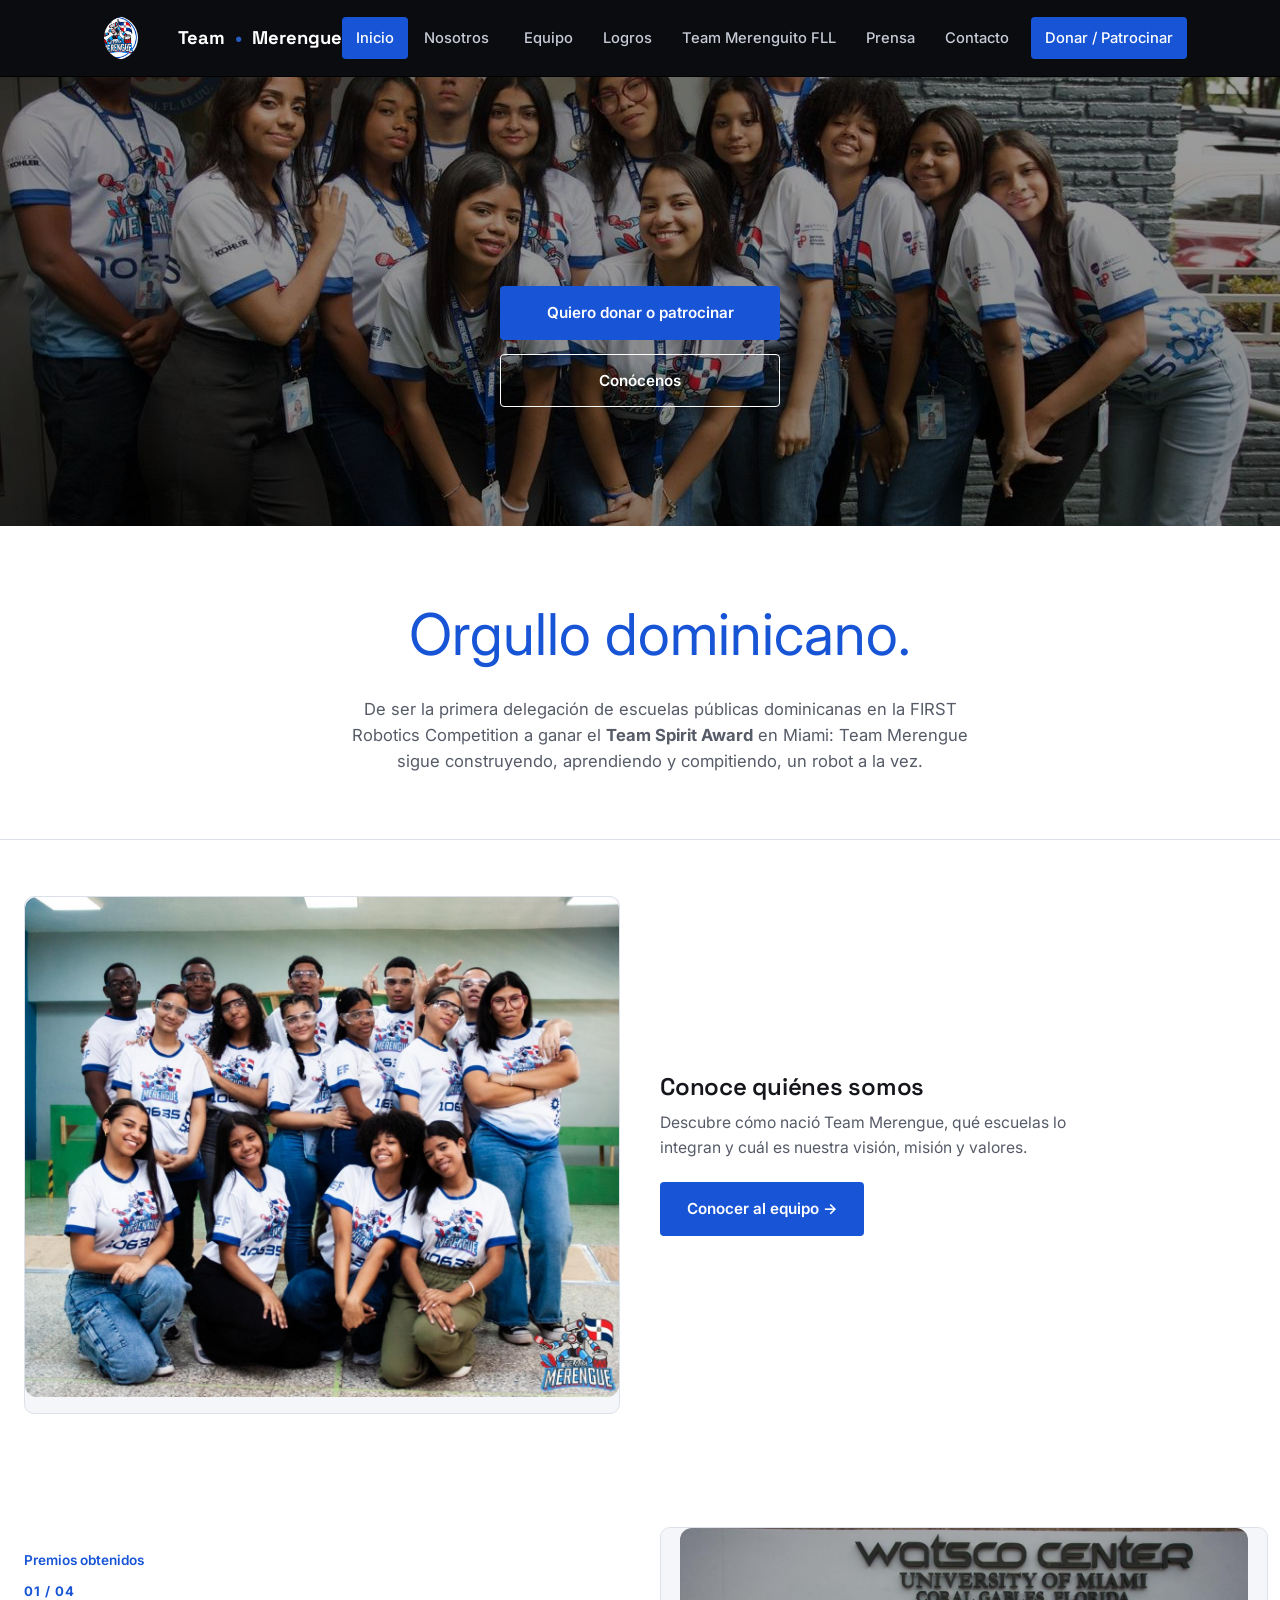
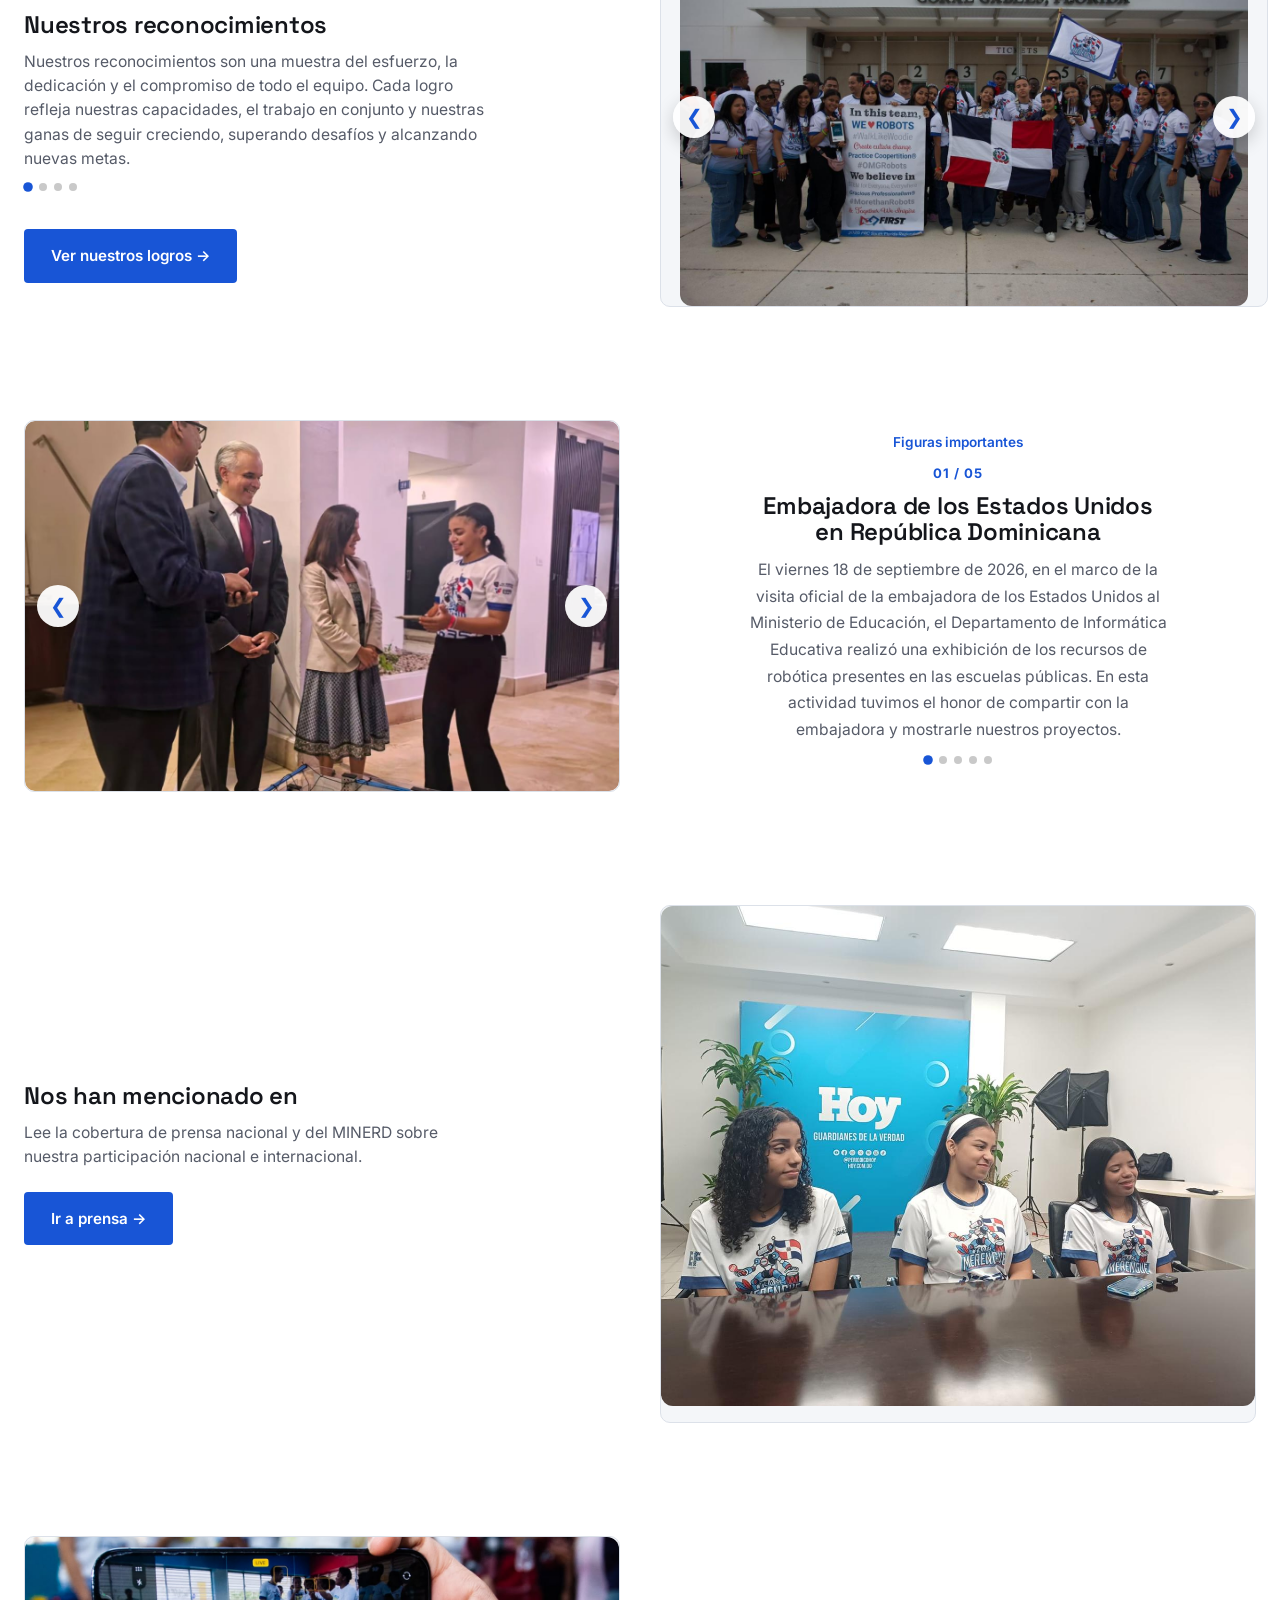
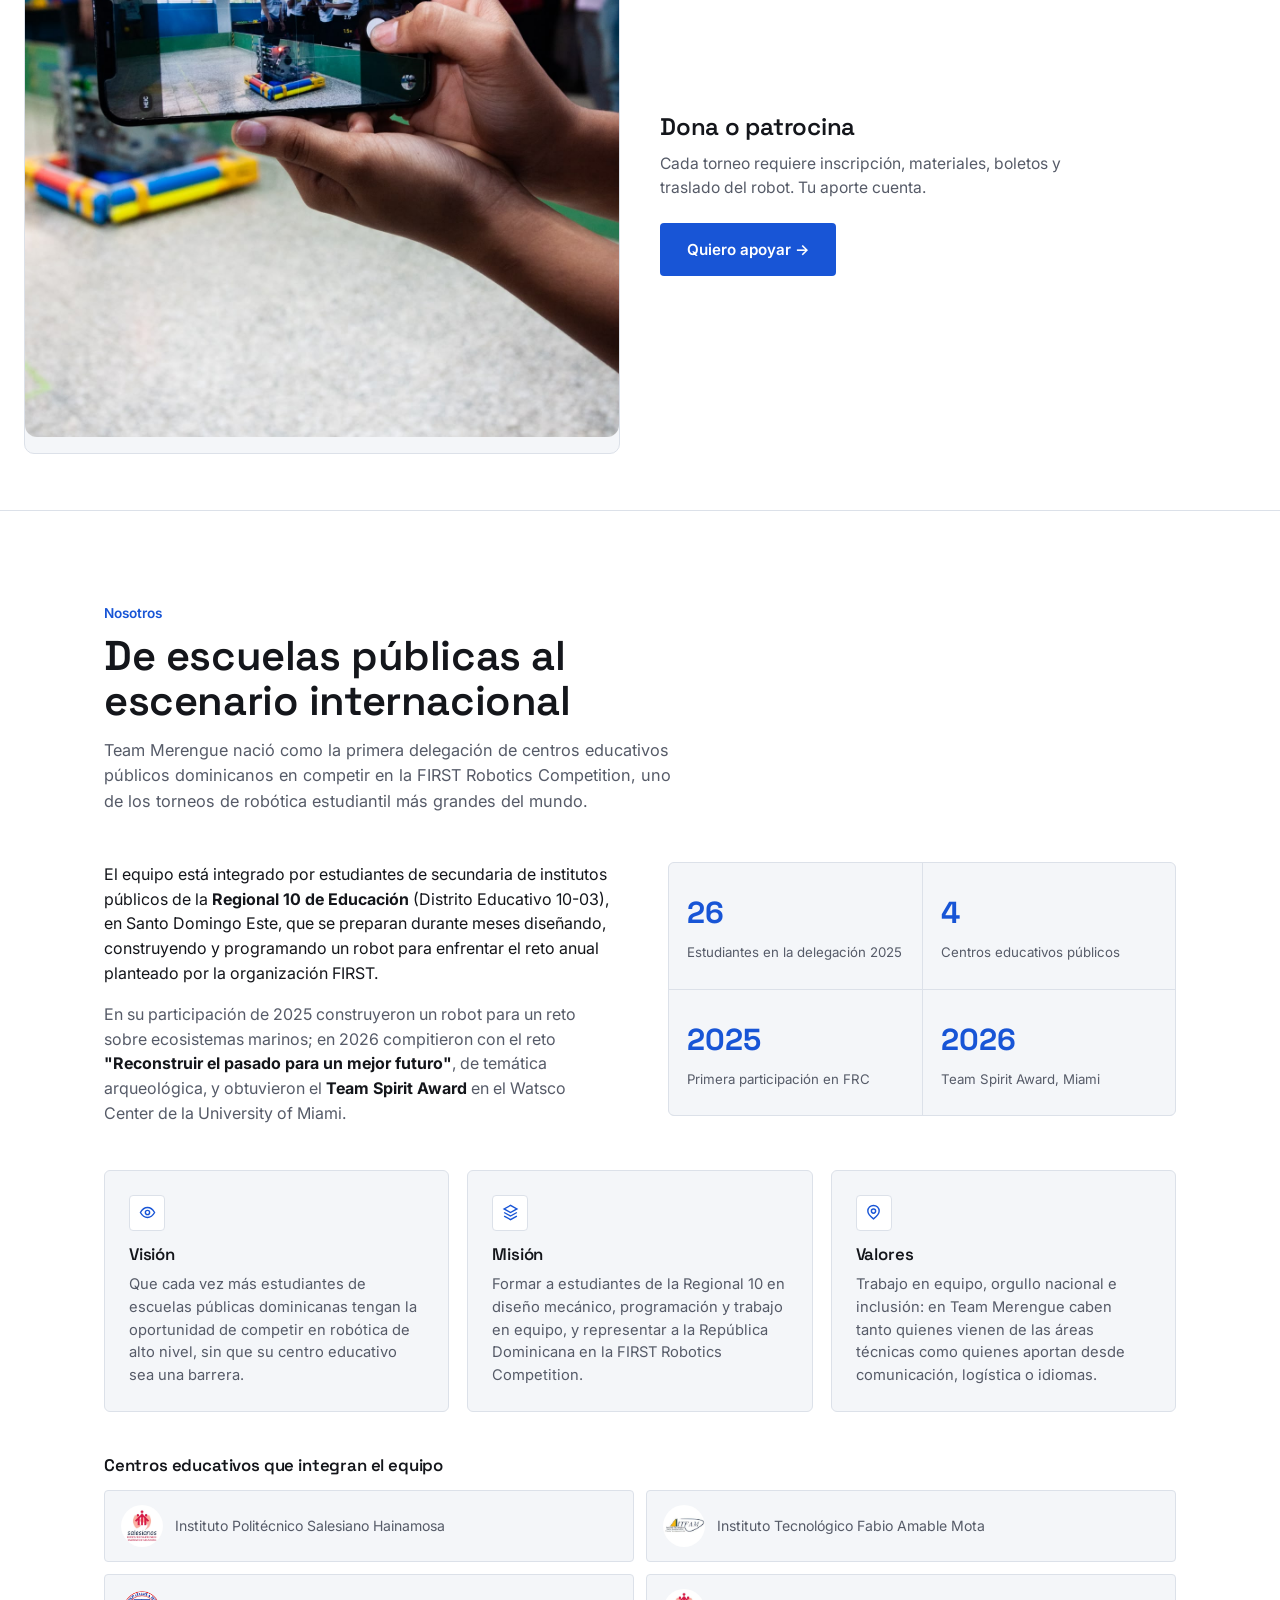
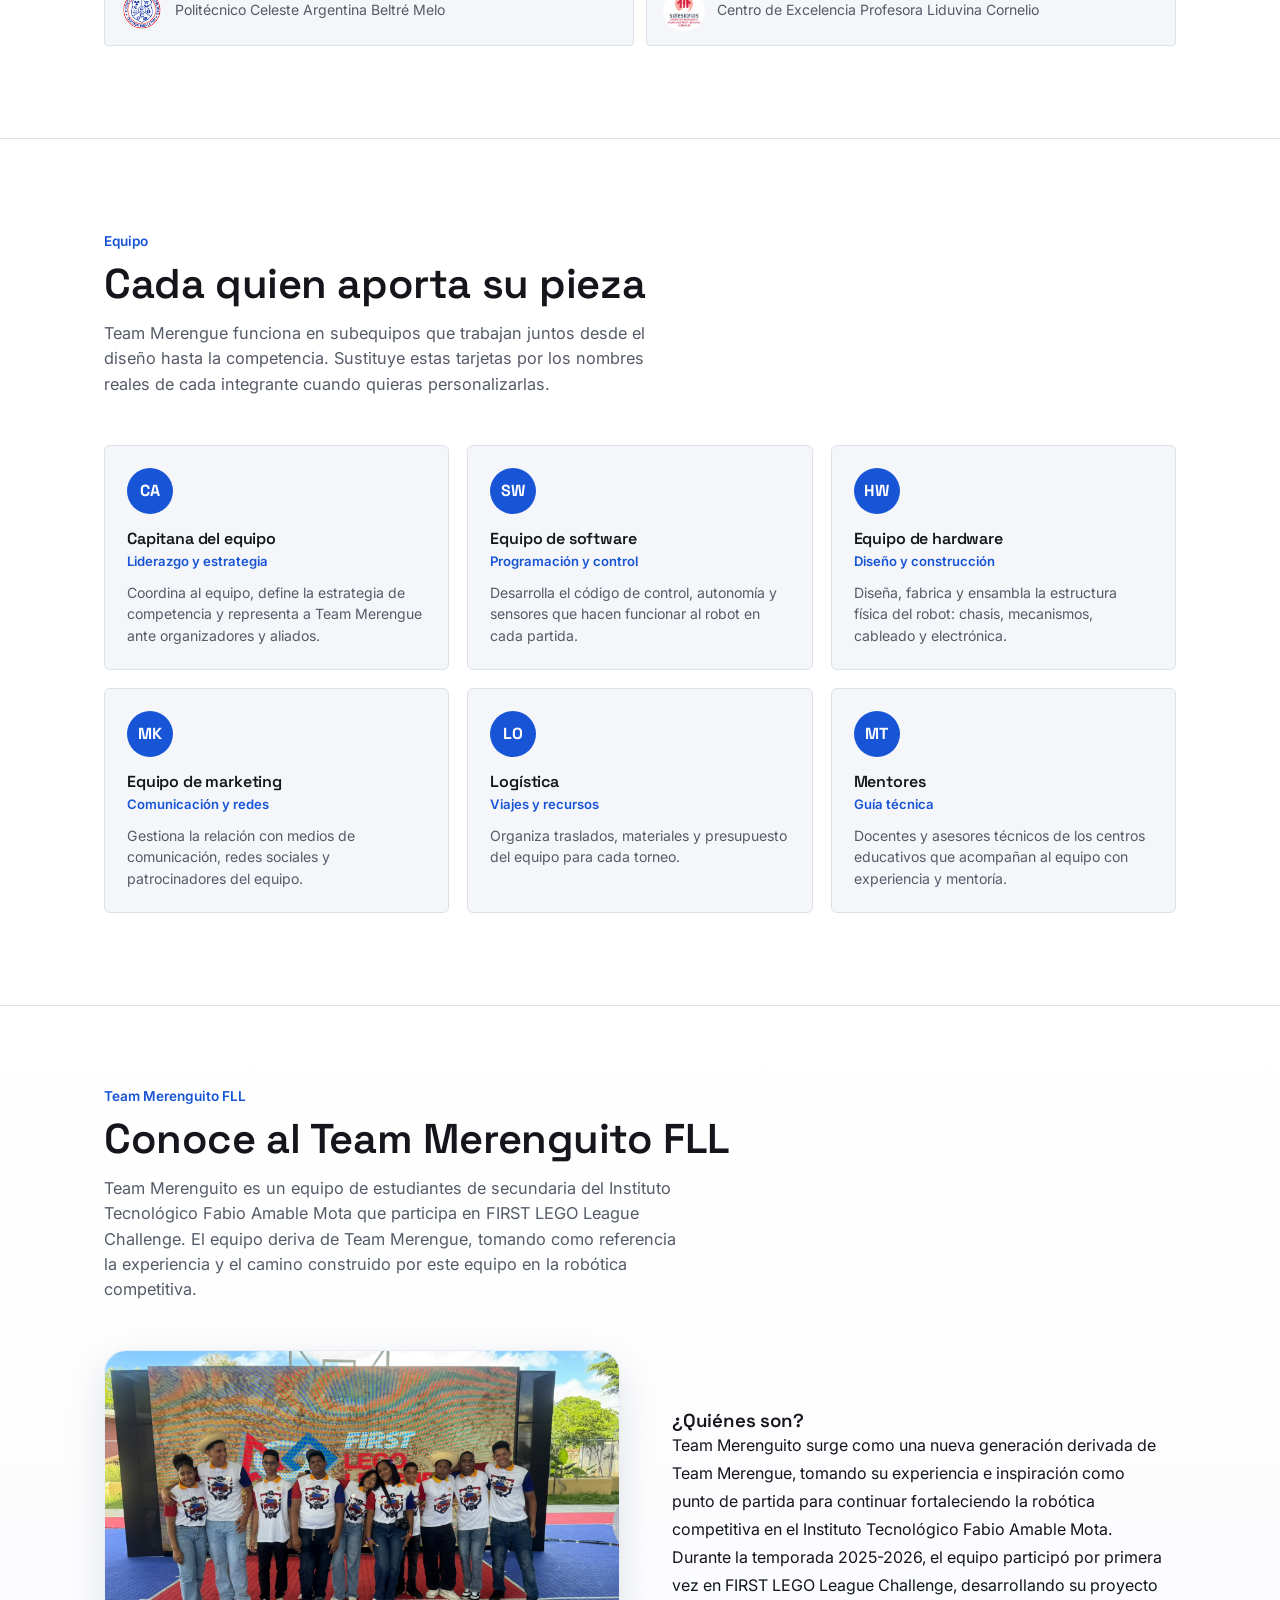
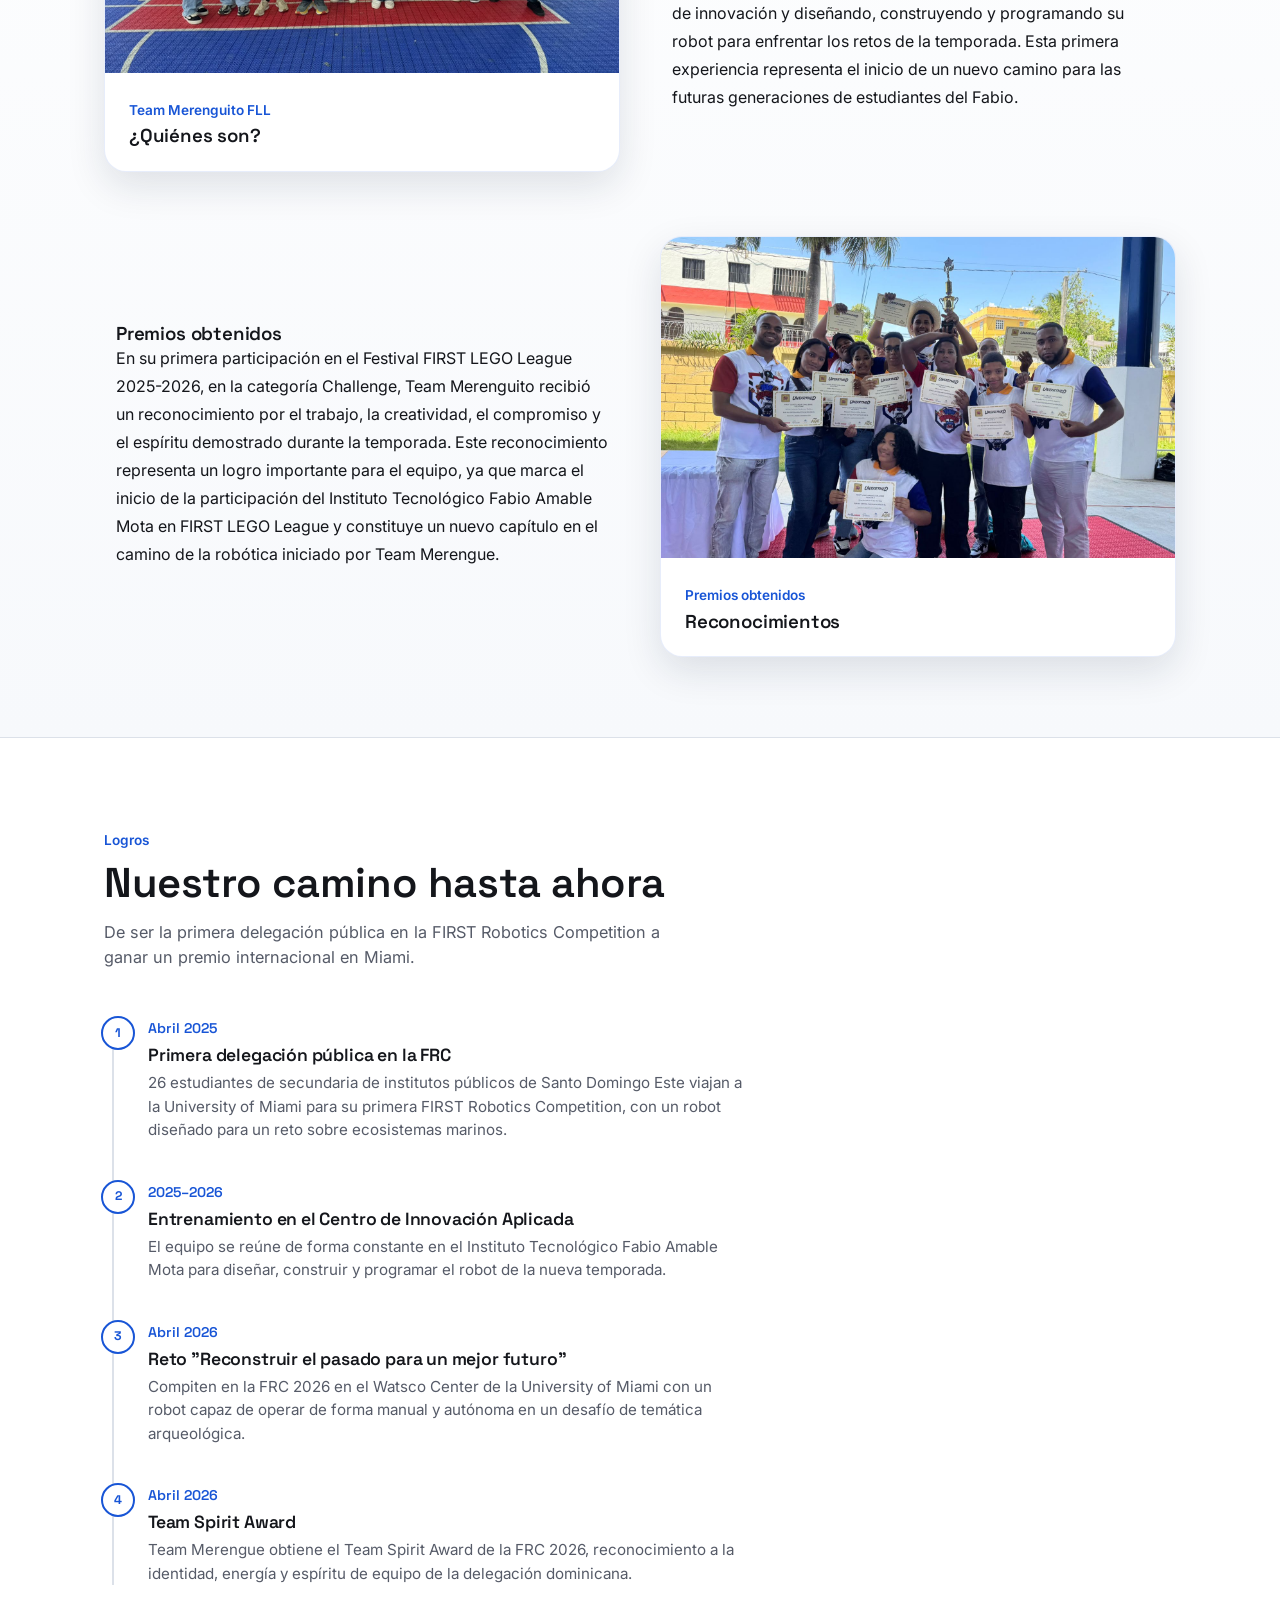
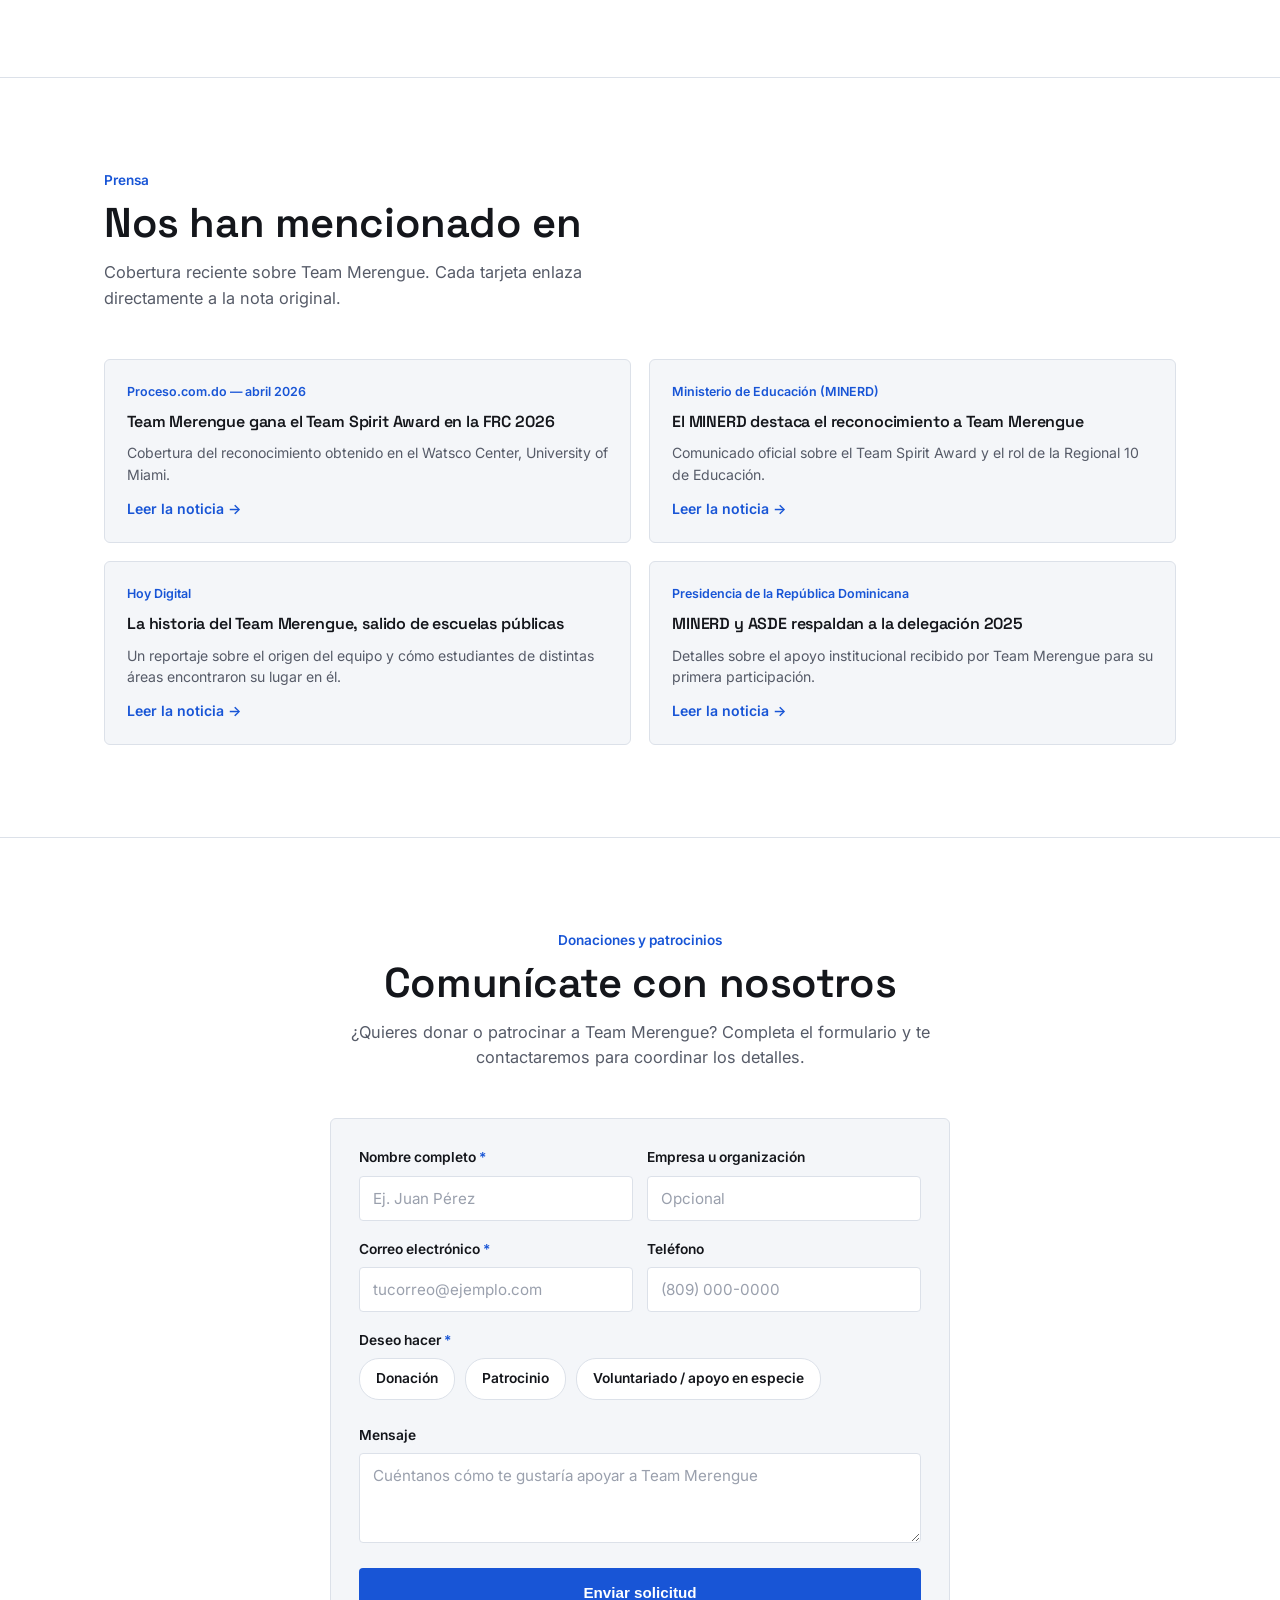
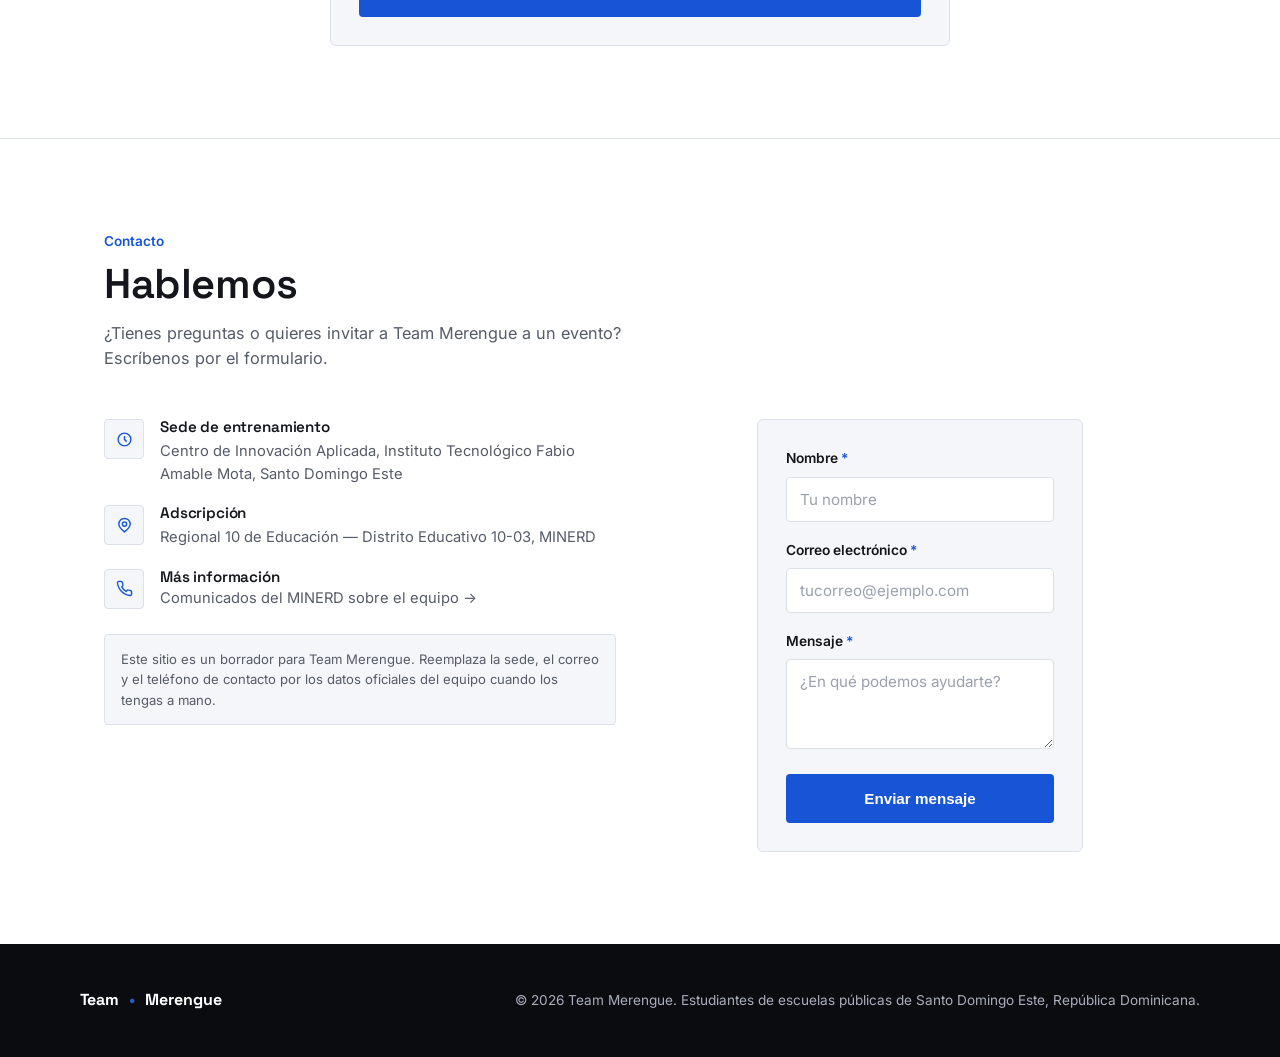
<file: team-merengue(2).html>
<!DOCTYPE html>
<html lang="es">

<head>
    <meta charset="UTF-8">
    <meta name="viewport" content="width=device-width, initial-scale=1, viewport-fit=cover">

    <title>Team Merengue — Equipo de Robótica</title>

    <link rel="stylesheet" href="style (1).css">

    <link rel="preconnect" href="https://fonts.googleapis.com">
    <link rel="preconnect" href="https://fonts.gstatic.com" crossorigin>

    <link href="https://fonts.googleapis.com/css2?family=Space+Grotesk:wght@500;600;700&family=Inter:wght@400;500;600;700&display=swap" rel="stylesheet">




</head>

<body>

    <!-- =========================================
         ENCABEZADO Y NAVEGACIÓN
         ========================================= -->

    <header>

        <div class="wrap nav-inner">

            <div class="brand">

                <span class="brand-mark">

                    <div class="brand-mark">
    <img src="ChatGPT Image 23 sept 2026, 11_31_50.png" alt="Team Merengue">
</div>

                </span>

                Team<span class="dot" style="color:#285bc1">•</span>Merengue

            </div>


            <button
                class="menu-toggle"
                id="menuToggle"
                aria-label="Abrir menú"
                aria-expanded="false">

                <svg width="20" height="20" viewBox="0 0 24 24" fill="none" stroke="currentColor" stroke-width="2">
                    <line x1="3" y1="6" x2="21" y2="6"/>
                    <line x1="3" y1="12" x2="21" y2="12"/>
                    <line x1="3" y1="18" x2="21" y2="18"/>
                </svg>

            </button>


            <nav class="links" id="navLinks">

                <a href="#inicio">Inicio</a>

                <details class="has-sub">

                    <summary>

                        Nosotros

                        <svg width="12" height="12" viewBox="0 0 24 24" fill="none" stroke="currentColor" stroke-width="2.5">
                            <path d="M6 9l6 6 6-6"/>
                        </svg>

                    </summary>

                    <ul class="submenu">

                        <li>
                            <a href="#nosotros">Quiénes somos</a>
                        </li>

                        <li>
                            <a href="#vision">Visión</a>
                        </li>

                        <li>
                            <a href="#mision">Misión</a>
                        </li>

                        <li>
                            <a href="#valores">Valores</a>
                        </li>

                    </ul>

                </details>

                <a href="#equipo">Equipo</a>

                <a href="#logros">Logros</a>

                <a href="#team-merenguito">Team Merenguito FLL</a>

                <a href="#prensa">Prensa</a>

                <a href="#contacto">Contacto</a>

                <a href="#patrocinios" class="nav-cta">
                    Donar / Patrocinar
                </a>

            </nav>

        </div>

    </header>



    <!-- =========================================
         INICIO
         ========================================= -->

    <section
        id="inicio"
        class="hero"
        style="border-bottom: none; padding-bottom: 0;">

        <div class="hero-top">

            <div class="eyebrow">

                <span class="pulse"></span>

                Estudiantes de escuelas públicas en la FIRST Robotics Competition

            </div>


            <div class="logo-banner">

                <img
                    class="banner-background"
                    src="fofto de fondo.jpg"
                    alt="Fondo Team Merengue">


                <!-- =====================================
                     CARRUSEL PRINCIPAL DE FONDOS
                     ===================================== -->

                <div class="hero-bg-carousel" aria-hidden="true">
                    <div class="hero-bg-slide is-active" style="background-image:url('ft4.jpg');"></div>
                    <div class="hero-bg-slide" style="background-image:url('ft3.jpg');"></div>
                    <div class="hero-bg-slide" style="background-image:url('ft2.jpg');"></div>
                    <div class="hero-bg-slide" style="background-image:url('ft1.jpg');"></div>
                    <div class="hero-bg-slide" style="background-image:url('ft5.jpg');"></div>
                    <div class="hero-bg-overlay"></div>
                </div>

                <!-- =====================================
                     LOGO DEL EQUIPO
                     ===================================== -->

                <div class="logo-mark">

                    <img
                        src="ChatGPT Image 23 sept 2026, 11_31_50.png"
                        alt="Logo de Team Merengue">

                </div>



                <!-- =====================================
                     BOTONES PRINCIPALES
                     ===================================== -->

                <div class="hero-actions">

                    <a
                        href="#patrocinios"
                        class="btn btn-primary">

                        Quiero donar o patrocinar

                    </a>


                    <a
                        href="#nosotros"
                        class="btn btn-outline-dark">

                        Conócenos

                    </a>

                </div>

            </div>

        </div>



        <!-- =========================================
             MENSAJE PRINCIPAL
             ========================================= -->

        <div class="word-panel">

            <div class="big-word">
                Orgullo dominicano.
            </div>


            <p>

                De ser la primera delegación de escuelas públicas
                dominicanas en la FIRST Robotics Competition a ganar
                el <strong>Team Spirit Award</strong> en Miami:

                Team Merengue sigue construyendo, aprendiendo
                y compitiendo, un robot a la vez.

            </p>

        </div>



        <!-- =========================================
             TARJETAS PRINCIPALES
             ========================================= -->

        <div class="feature-blocks">


            <!-- TARJETA: NOSOTROS -->

            <div class="feature-block reveal">

                <div class="fb-art">

                    <img
                        src="fofto de fondo.jpg"
                        alt="Conoce quiénes somos"
                        class="feature-image">

                </div>


                <div class="fb-text">

                    <h3>
                        Conoce quiénes somos
                    </h3>


                    <p>

                        Descubre cómo nació Team Merengue,
                        qué escuelas lo integran y cuál es
                        nuestra visión, misión y valores.

                    </p>


                    <a
                        href="#nosotros"
                        class="btn btn-blue">

                        Conocer al equipo →

                    </a>

                </div>

            </div>



            <!-- TARJETA: PREMIOS OBTENIDOS -->
            <div class="feature-block reveal premios-card">

                <div class="fb-art premios-art">

                    <div class="premios-slider">

                        <img
                            id="premioImagen"
                            src="LOGROS.jpg"
                            alt="Premio obtenido de Team Merengue"
                            class="feature-image premio-imagen">

                        <button
                            type="button"
                            class="premio-btn premio-prev"
                            id="premioPrev"
                            aria-label="Premio anterior">
                            &#10094;
                        </button>

                        <button
                            type="button"
                            class="premio-btn premio-next"
                            id="premioNext"
                            aria-label="Premio siguiente">
                            &#10095;
                        </button>

                    </div>

                </div>

                <div class="fb-text premios-text">

                    <div class="kicker">Premios obtenidos</div>

                    <span id="premioNumero" class="premio-numero">
                        01 / 04
                    </span>

                    <h3 id="premioTitulo">
                        Team Spirit Award
                    </h3>

                    <p id="premioDescripcion">
                        Reconocimiento obtenido por Team Merengue en la FRC 2026.
                        Esta información puede editarse posteriormente.
                    </p>

                    <div class="premio-puntos" id="premioPuntos"></div>

                    <a href="#logros" class="btn btn-blue">
                        Ver nuestros logros →
                    </a>

                </div>

            </div>


            <!-- =========================================
                 FIGURAS IMPORTANTES
                 ========================================= -->

            <div class="feature-block reveal figuras-card">


                <!-- =====================================
                     ÁREA DE IMAGEN
                     ===================================== -->

                <div class="fb-art figuras-art">

                    <div class="figuras-slider">


                        <!-- IMAGEN PRINCIPAL -->

                        <img
                            id="figuraImagen"
                            src="EMBAJADORA DE LOS ESTADOS UNIDOS Y EL MINISTRO LUIS MIGUE DE CAMPS.jpg"
                            alt="Figura importante de Team Merengue"
                            class="figura-imagen">



                        <!-- BOTÓN ANTERIOR -->

                        <button
                            type="button"
                            class="figura-btn figura-prev"
                            id="figuraPrev"
                            aria-label="Figura anterior">

                            &#10094;

                        </button>



                        <!-- BOTÓN SIGUIENTE -->

                        <button
                            type="button"
                            class="figura-btn figura-next"
                            id="figuraNext"
                            aria-label="Figura siguiente">

                            &#10095;

                        </button>

                    </div>

                </div>



                <!-- =====================================
                     ÁREA DE INFORMACIÓN
                     ===================================== -->

                <div class="fb-text figuras-text">

                    <div class="figura-contenido">


                        <!-- TÍTULO DE LA SECCIÓN -->

                        <div class="kicker">
                            Figuras importantes
                        </div>



                        <!-- NÚMERO DE LA FIGURA -->

                        <span
                            id="figuraNumero"
                            class="figura-numero">

                            01 / 04

                        </span>



                        <!-- NOMBRE DE LA FIGURA -->

                        <h3 id="figuraNombre">

                            Embajadora de los Estados Unidos
                            en República Dominicana

                        </h3>



                        <!-- DESCRIPCIÓN DE LA FIGURA -->

                        <p id="figuraDescripcion">

                            El viernes 18 de septiembre de 2026,
                            en el marco de la visita oficial de
                            la embajadora de los Estados Unidos
                            al Ministerio de Educación, el
                            Departamento de Informática Educativa
                            realizó una exhibición de los recursos
                            de robótica presentes en las escuelas
                            públicas.

                            En esta actividad tuvimos el honor
                            de compartir con la embajadora y
                            mostrarle nuestros proyectos.

                        </p>



                        <!-- PUNTOS DEL CARRUSEL -->

                        <div
                            class="figura-puntos"
                            id="figuraPuntos">

                        </div>

                    </div>

                </div>

            </div>



            <!-- =========================================
                 TARJETA: PRENSA
                 ========================================= -->

            <div class="feature-block reveal">

                <div class="fb-art">
                    

                       <img
                        src="Mencionado.jpg"
                        alt="mencionado"
                        class="feature-image">

                </div>


                <div class="fb-text">

                    <h3>
                        Nos han mencionado en
                    </h3>


                    <p>

                        Lee la cobertura de prensa nacional
                        y del MINERD sobre nuestra participación
                        nacional e internacional.

                    </p>


                    <a
                        href="#prensa"
                        class="btn btn-blue">

                        Ir a prensa →

                    </a>

                </div>

            </div>



            <!-- =========================================
                 TARJETA: DONACIONES
                 ========================================= -->

            <div class="feature-block reveal  dona-card">

                <div class="fb-art">

                     <img
                        src="participa o dona.jpg"
                        alt="dona"
                        class="feature-image">

                </div>


                <div class="fb-text">

                    <h3>
                        Dona o patrocina
                    </h3>


                    <p>

                        Cada torneo requiere inscripción,
                        materiales, boletos y traslado
                        del robot. Tu aporte cuenta.

                    </p>


                    <a
                        href="#patrocinios"
                        class="btn btn-primary">

                        Quiero apoyar →

                    </a>

                </div>

            </div>

        </div>

    </section>



    <!-- =========================================
         NOSOTROS
         ========================================= -->

    <section id="nosotros">

        <div class="wrap">


            <div class="section-head reveal">

                <div class="kicker">
                    Nosotros
                </div>


                <h2>
                    De escuelas públicas al escenario internacional
                </h2>


                <p>

                    Team Merengue nació como la primera delegación
                    de centros educativos públicos dominicanos
                    en competir en la FIRST Robotics Competition,
                    uno de los torneos de robótica estudiantil
                    más grandes del mundo.

                </p>

            </div>



            <div class="about-grid">


                <div class="about-copy reveal">

                    <p>

                        El equipo está integrado por estudiantes
                        de secundaria de institutos públicos de
                        la <strong>Regional 10 de Educación</strong>
                        (Distrito Educativo 10-03), en Santo
                        Domingo Este, que se preparan durante meses
                        diseñando, construyendo y programando
                        un robot para enfrentar el reto anual
                        planteado por la organización FIRST.

                    </p>


                    <p>

                        En su participación de 2025 construyeron
                        un robot para un reto sobre ecosistemas
                        marinos; en 2026 compitieron con el reto
                        <strong>"Reconstruir el pasado para un mejor futuro"</strong>,
                        de temática arqueológica, y obtuvieron
                        el <strong>Team Spirit Award</strong>
                        en el Watsco Center de la University
                        of Miami.

                    </p>

                </div>



                <div class="stat-grid reveal">


                    <div class="stat">

                        <div class="num">
                            26
                        </div>

                        <div class="cap">
                            Estudiantes en la delegación 2025
                        </div>

                    </div>


                    <div class="stat">

                        <div class="num">
                            4
                        </div>

                        <div class="cap">
                            Centros educativos públicos
                        </div>

                    </div>


                    <div class="stat">

                        <div class="num">
                            2025
                        </div>

                        <div class="cap">
                            Primera participación en FRC
                        </div>

                    </div>


                    <div class="stat">

                        <div class="num">
                            2026
                        </div>

                        <div class="cap">
                            Team Spirit Award, Miami
                        </div>

                    </div>

                </div>

            </div>



            <!-- =====================================
                 VISIÓN, MISIÓN Y VALORES
                 ===================================== -->

            <div class="mvv-grid">


                <div
                    class="mvv-card reveal"
                    id="vision">

                    <div class="ico">

                        <svg
                            width="17"
                            height="17"
                            viewBox="0 0 24 24"
                            fill="none"
                            stroke="currentColor"
                            stroke-width="2">

                            <path d="M2 12s4-7 10-7 10 7 10 7-4 7-10 7-10-7-10-7Z"/>
                            <circle cx="12" cy="12" r="3"/>

                        </svg>

                    </div>


                    <h3>
                        Visión
                    </h3>


                    <p>

                        Que cada vez más estudiantes de escuelas
                        públicas dominicanas tengan la oportunidad
                        de competir en robótica de alto nivel,
                        sin que su centro educativo sea una barrera.

                    </p>

                </div>



                <div
                    class="mvv-card reveal"
                    id="mision">

                    <div class="ico">

                        <svg
                            width="17"
                            height="17"
                            viewBox="0 0 24 24"
                            fill="none"
                            stroke="currentColor"
                            stroke-width="2">

                            <path d="M12 2 3 7l9 5 9-5-9-5Z"/>
                            <path d="M3 12l9 5 9-5"/>
                            <path d="M3 17l9 5 9-5"/>

                        </svg>

                    </div>


                    <h3>
                        Misión
                    </h3>


                    <p>

                        Formar a estudiantes de la Regional 10
                        en diseño mecánico, programación y trabajo
                        en equipo, y representar a la República
                        Dominicana en la FIRST Robotics Competition.

                    </p>

                </div>



                <div
                    class="mvv-card reveal"
                    id="valores">

                    <div class="ico">

                        <svg
                            width="17"
                            height="17"
                            viewBox="0 0 24 24"
                            fill="none"
                            stroke="currentColor"
                            stroke-width="2">

                            <path d="M12 21c-4-3-8-6.5-8-11a8 8 0 0 1 16 0c0 4.5-4 8-8 11Z"/>
                            <circle cx="12" cy="10" r="3"/>

                        </svg>

                    </div>


                    <h3>
                        Valores
                    </h3>


                    <p>

                        Trabajo en equipo, orgullo nacional e inclusión:
                        en Team Merengue caben tanto quienes vienen
                        de las áreas técnicas como quienes aportan
                        desde comunicación, logística o idiomas.

                    </p>

                </div>

            </div>



            <!-- =====================================
                 CENTROS EDUCATIVOS
                 ===================================== -->

            <div class="schools-list reveal">

                <h3>
                    Centros educativos que integran el equipo
                </h3>


                <div class="schools-grid">


                    <div class="school-item">

                        <img
                        src="salesiano hainamos.jpg"
                        alt="dona"
                        class="school-logo">
                        

                        Instituto Politécnico Salesiano Hainamosa

                    </div>



                    <div class="school-item">

                        <img
                        src="itfam.jpg"
                        alt="dona"
                        class="school-logo">
                        

                        Instituto Tecnológico Fabio Amable Mota

                    </div>



                    <div class="school-item">

                        <img
                        src="celeste beltre melo.png"
                        alt="dona"
                        class="school-logo">

                        Politécnico Celeste Argentina Beltré Melo

                    </div>



                    <div class="school-item">

                         <img
                        src="liduvina.jpg"
                        alt="dona"
                        class="school-logo">
                        

                        Centro de Excelencia Profesora Liduvina Cornelio

                    </div>

                </div>

            </div>

        </div>

    </section>



    <!-- =========================================
         EQUIPO
         ========================================= -->

    <section id="equipo">

        <div class="wrap">


            <div class="section-head reveal">

                <div class="kicker">
                    Equipo
                </div>


                <h2>
                    Cada quien aporta su pieza
                </h2>


                <p>

                    Team Merengue funciona en subequipos que
                    trabajan juntos desde el diseño hasta la
                    competencia. Sustituye estas tarjetas
                    por los nombres reales de cada integrante
                    cuando quieras personalizarlas.

                </p>

            </div>



            <div class="team-grid">


                <div class="team-card reveal">

                    <div class="avatar">
                        CA
                    </div>

                    <h3>
                        Capitana del equipo
                    </h3>

                    <div class="role">
                        Liderazgo y estrategia
                    </div>

                    <p class="desc">

                        Coordina al equipo, define la estrategia
                        de competencia y representa a Team Merengue
                        ante organizadores y aliados.

                    </p>

                </div>



                <div class="team-card reveal">

                    <div class="avatar">
                        SW
                    </div>

                    <h3>
                        Equipo de software
                    </h3>

                    <div class="role">
                        Programación y control
                    </div>

                    <p class="desc">

                        Desarrolla el código de control,
                        autonomía y sensores que hacen funcionar
                        al robot en cada partida.

                    </p>

                </div>



                <div class="team-card reveal">

                    <div class="avatar">
                        HW
                    </div>

                    <h3>
                        Equipo de hardware
                    </h3>

                    <div class="role">
                        Diseño y construcción
                    </div>

                    <p class="desc">

                        Diseña, fabrica y ensambla la estructura
                        física del robot: chasis, mecanismos,
                        cableado y electrónica.

                    </p>

                </div>



                <div class="team-card reveal">

                    <div class="avatar">
                        MK
                    </div>

                    <h3>
                        Equipo de marketing
                    </h3>

                    <div class="role">
                        Comunicación y redes
                    </div>

                    <p class="desc">

                        Gestiona la relación con medios de
                        comunicación, redes sociales y
                        patrocinadores del equipo.

                    </p>

                </div>



                <div class="team-card reveal">

                    <div class="avatar">
                        LO
                    </div>

                    <h3>
                        Logística
                    </h3>

                    <div class="role">
                        Viajes y recursos
                    </div>

                    <p class="desc">

                        Organiza traslados, materiales y
                        presupuesto del equipo para cada torneo.

                    </p>

                </div>



                <div class="team-card reveal">

                    <div class="avatar">
                        MT
                    </div>

                    <h3>
                        Mentores
                    </h3>

                    <div class="role">
                        Guía técnica
                    </div>

                    <p class="desc">

                        Docentes y asesores técnicos de los centros
                        educativos que acompañan al equipo con
                        experiencia y mentoría.

                    </p>

                </div>

            </div>

        </div>

    </section>



    <!-- =========================================
         TEAM MERENGUITO FLL
         ========================================= -->
    <section id="team-merenguito" class="team-merenguito-section">

        <div class="wrap">

            <div class="section-head reveal">
                <div class="kicker">Team Merenguito FLL</div>
                <h2>Conoce al Team Merenguito FLL</h2>
                <p>
                    Team Merenguito es un equipo de estudiantes de secundaria del Instituto Tecnológico 
                    Fabio Amable Mota que participa en FIRST LEGO League Challenge. El equipo deriva de
                    Team Merengue, tomando como referencia la experiencia y el camino construido por 
                    este equipo en la robótica competitiva.
                </p>
            </div>

            <div class="merenguito-row merenguito-row-one reveal">

                <div class="merenguito-card">

                    <div class="merenguito-image-wrap">
                        <img
                            src="fll.jpg"
                            alt="Team Merenguito FLL"
                            class="merenguito-image">
                    </div>

                    <div class="merenguito-card-body">
                        <span class="kicker">Team Merenguito FLL</span>
                        <h3>¿Quiénes son?</h3>
                    </div>

                </div>

                <div class="merenguito-copy">

                    <h3>¿Quiénes son?</h3>

                    <p>
                        Team Merenguito surge como una nueva generación derivada de Team Merengue, 
                        tomando su experiencia e inspiración como punto de partida para continuar
                         fortaleciendo la robótica competitiva en el Instituto Tecnológico Fabio Amable
                          Mota. 
                          
                          Durante la temporada 2025-2026, el equipo participó por primera vez en 
                          FIRST LEGO League Challenge, desarrollando su proyecto de innovación y
                           diseñando, construyendo y programando su robot para enfrentar los retos 
                           de la temporada. Esta primera experiencia representa el inicio de un nuevo 
                           camino para las futuras generaciones de estudiantes del Fabio.

                    </p>

                </div>

            </div>

            <div class="merenguito-row merenguito-row-two reveal">

                <div class="merenguito-copy">

                    <h3>Premios obtenidos</h3>

                    <p>
                       En su primera participación en el Festival FIRST LEGO League 2025-2026,
                       en la categoría Challenge, Team Merenguito recibió un reconocimiento por
                      el trabajo, la creatividad, el compromiso y el espíritu demostrado durante la temporada.

                       Este reconocimiento representa un logro importante para el equipo, ya que marca 
                       el inicio de la participación del Instituto Tecnológico Fabio Amable Mota en FIRST
                        LEGO League y constituye un nuevo capítulo en el camino de la robótica iniciado 
                        por Team Merengue.
                    </p>

                </div>

                <div class="merenguito-card merenguito-award-card">

                    <div class="merenguito-image-wrap">
                        <img
                            src="premio y reconocimiento.jpg"
                            alt="Premios obtenidos por Team Merenguito FLL"
                            class="merenguito-image">
                    </div>

                    <div class="merenguito-card-body">
                        <span class="kicker">Premios obtenidos</span>
                        <h3>Reconocimientos</h3>
                    </div>

                </div>

            </div>

        </div>

    </section>


    <!-- =========================================
         LOGROS
         ========================================= -->

    <section id="logros">

        <div class="wrap">


            <div class="section-head reveal">

                <div class="kicker">
                    Logros
                </div>


                <h2>
                    Nuestro camino hasta ahora
                </h2>


                <p>

                    De ser la primera delegación pública en la
                    FIRST Robotics Competition a ganar un premio
                    internacional en Miami.

                </p>

            </div>



            <div class="timeline">


                <div
                    class="tl-item reveal"
                    data-n="1">

                    <div class="year">
                        Abril 2025
                    </div>


                    <h3>
                        Primera delegación pública en la FRC
                    </h3>


                    <p>

                        26 estudiantes de secundaria de institutos
                        públicos de Santo Domingo Este viajan a la
                        University of Miami para su primera FIRST
                        Robotics Competition, con un robot diseñado
                        para un reto sobre ecosistemas marinos.

                    </p>

                </div>



                <div
                    class="tl-item reveal"
                    data-n="2">

                    <div class="year">
                        2025–2026
                    </div>


                    <h3>
                        Entrenamiento en el Centro de Innovación Aplicada
                    </h3>


                    <p>

                        El equipo se reúne de forma constante en
                        el Instituto Tecnológico Fabio Amable Mota
                        para diseñar, construir y programar el robot
                        de la nueva temporada.

                    </p>

                </div>



                <div
                    class="tl-item reveal"
                    data-n="3">

                    <div class="year">
                        Abril 2026
                    </div>


                    <h3>
                        Reto "Reconstruir el pasado para un mejor futuro"
                    </h3>


                    <p>

                        Compiten en la FRC 2026 en el Watsco Center
                        de la University of Miami con un robot capaz
                        de operar de forma manual y autónoma en un
                        desafío de temática arqueológica.

                    </p>

                </div>



                <div
                    class="tl-item reveal"
                    data-n="4">

                    <div class="year">
                        Abril 2026
                    </div>


                    <h3>
                        Team Spirit Award
                    </h3>


                    <p>

                        Team Merengue obtiene el Team Spirit Award
                        de la FRC 2026, reconocimiento a la identidad,
                        energía y espíritu de equipo de la delegación
                        dominicana.

                    </p>

                </div>

            </div>

        </div>

    </section>



    <!-- =========================================
         PRENSA
         ========================================= -->

    <section id="prensa">

        <div class="wrap">


            <div class="section-head reveal">

                <div class="kicker">
                    Prensa
                </div>


                <h2>
                    Nos han mencionado en
                </h2>


                <p>

                    Cobertura reciente sobre Team Merengue.
                    Cada tarjeta enlaza directamente a la
                    nota original.

                </p>
         
            </div>



            <div class="press-grid">


                <a
                    class="press-card reveal"
                    href="https://proceso.com.do/2026/04/12/estudiantes-dominicanos-reciben-reconocimiento-team-spirit-award-en-first-robotics-competition-2026/"
                    target="_blank"
                    rel="noopener">


                    <div class="src">
                        Proceso.com.do — abril 2026
                    </div>


                    <h3>
                        Team Merengue gana el Team Spirit Award en la FRC 2026
                    </h3>


                    <p>

                        Cobertura del reconocimiento obtenido
                        en el Watsco Center, University of Miami.

                    </p>


                    <span class="go">
                        Leer la noticia →
                    </span>

                </a>



                <a
                    class="press-card reveal"
                    href="https://www.ministeriodeeducacion.gob.do/comunicaciones/noticias/ministerio-de-educacion-destaca-reconocimiento-internacional-a-team-merengue-en-la-frc-2026-por-su-espiritu-de-equipo"
                    target="_blank"
                    rel="noopener">


                    <div class="src">
                        Ministerio de Educación (MINERD)
                    </div>


                    <h3>
                        El MINERD destaca el reconocimiento a Team Merengue
                    </h3>


                    <p>

                        Comunicado oficial sobre el Team Spirit Award
                        y el rol de la Regional 10 de Educación.

                    </p>


                    <span class="go">
                        Leer la noticia →
                    </span>

                </a>



                <a
                    class="press-card reveal"
                    href="https://hoy.com.do/vivir/robot-juega-baloncesto-historia-team-merengue-salio-escuelas-publicas-dominicanas_1081232.html"
                    target="_blank"
                    rel="noopener">


                    <div class="src">
                        Hoy Digital
                    </div>


                    <h3>
                        La historia del Team Merengue, salido de escuelas públicas
                    </h3>


                    <p>

                        Un reportaje sobre el origen del equipo
                        y cómo estudiantes de distintas áreas
                        encontraron su lugar en él.

                    </p>


                    <span class="go">
                        Leer la noticia →
                    </span>

                </a>



                <a
                    class="press-card reveal"
                    href="https://presidencia.gob.do/noticias/ministerio-de-educacion-y-alcaldia-de-santo-domingo-este-respaldan-talento-estudiantil-en"
                    target="_blank"
                    rel="noopener">


                    <div class="src">
                        Presidencia de la República Dominicana
                    </div>


                    <h3>
                        MINERD y ASDE respaldan a la delegación 2025
                    </h3>


                    <p>

                        Detalles sobre el apoyo institucional
                        recibido por Team Merengue para su
                        primera participación.

                    </p>


                    <span class="go">
                        Leer la noticia →
                    </span>

                </a>

            </div>

        </div>

    </section>



    <!-- =========================================
         DONACIONES Y PATROCINIOS
         ========================================= -->

    <section id="patrocinios">

        <div class="wrap">


            <div
                class="section-head reveal"
                style="margin-left:auto;margin-right:auto;text-align:center;">


                <div class="kicker">
                    Donaciones y patrocinios
                </div>


                <h2>
                    Comunícate con nosotros
                </h2>


                <p style="margin-left:auto;margin-right:auto;">

                    ¿Quieres donar o patrocinar a Team Merengue?
                    Completa el formulario y te contactaremos
                    para coordinar los detalles.

                </p>

            </div>



            <form
                id="sponsorForm"
                class="reveal"
                novalidate>


                <div class="field-row">


                    <div
                        class="field"
                        id="f-nombre">


                        <label for="s-nombre">

                            Nombre completo
                            <span class="req">*</span>

                        </label>


                        <input
                            type="text"
                            id="s-nombre"
                            name="nombre"
                            placeholder="Ej. Juan Pérez">


                        <div class="error-msg">
                            Por favor escribe tu nombre.
                        </div>

                    </div>



                    <div
                        class="field"
                        id="f-empresa">


                        <label for="s-empresa">
                            Empresa u organización
                        </label>


                        <input
                            type="text"
                            id="s-empresa"
                            name="empresa"
                            placeholder="Opcional">

                    </div>

                </div>



                <div class="field-row">


                    <div
                        class="field"
                        id="f-correo">


                        <label for="s-correo">

                            Correo electrónico
                            <span class="req">*</span>

                        </label>


                        <input
                            type="email"
                            id="s-correo"
                            name="correo"
                            placeholder="tucorreo@ejemplo.com">


                        <div class="error-msg">
                            Ingresa un correo válido.
                        </div>

                    </div>



                    <div
                        class="field"
                        id="f-telefono">


                        <label for="s-telefono">
                            Teléfono
                        </label>


                        <input
                            type="tel"
                            id="s-telefono"
                            name="telefono"
                            placeholder="(809) 000-0000">

                    </div>

                </div>



                <div
                    class="field"
                    id="f-tipo">


                    <label>

                        Deseo hacer
                        <span class="req">*</span>

                    </label>


                    <div
                        class="radio-group"
                        id="tipoGroup">


                        <label class="radio-pill">

                            <input
                                type="radio"
                                name="tipo"
                                value="Donación">

                            Donación

                        </label>



                        <label class="radio-pill">

                            <input
                                type="radio"
                                name="tipo"
                                value="Patrocinio">

                            Patrocinio

                        </label>



                        <label class="radio-pill">

                            <input
                                type="radio"
                                name="tipo"
                                value="Voluntariado">

                            Voluntariado / apoyo en especie

                        </label>

                    </div>


                    <div class="error-msg">
                        Selecciona una opción.
                    </div>

                </div>



                <div class="field">


                    <label for="s-mensaje">
                        Mensaje
                    </label>


                    <textarea
                        id="s-mensaje"
                        name="mensaje"
                        placeholder="Cuéntanos cómo te gustaría apoyar a Team Merengue"></textarea>

                </div>



                <button
                    type="submit"
                    class="btn btn-primary submit-btn">

                    Enviar solicitud

                </button>


                <div
                    id="formStatus"
                    role="status">

                </div>

            </form>

        </div>

    </section>



    <!-- =========================================
         CONTACTO
         ========================================= -->

    <section
        id="contacto"
        style="border-bottom: none;">


        <div class="wrap">


            <div class="section-head reveal">

                <div class="kicker">
                    Contacto
                </div>


                <h2>
                    Hablemos
                </h2>


                <p>

                    ¿Tienes preguntas o quieres invitar a
                    Team Merengue a un evento? Escríbenos
                    por el formulario.

                </p>

            </div>



            <div class="contact-grid">


                <div class="reveal">


                    <div class="contact-list">


                        <!-- SEDE DE ENTRENAMIENTO -->

                        <div class="contact-item">


                            <div class="ico">

                                <svg
                                    width="17"
                                    height="17"
                                    viewBox="0 0 24 24"
                                    fill="none"
                                    stroke="currentColor"
                                    stroke-width="2">

                                    <circle cx="12" cy="12" r="9"/>
                                    <path d="M12 7v5l3 3"/>

                                </svg>

                            </div>



                            <div>

                                <h3>
                                    Sede de entrenamiento
                                </h3>


                                <p>

                                    Centro de Innovación Aplicada,
                                    Instituto Tecnológico Fabio Amable Mota,
                                    Santo Domingo Este

                                </p>

                            </div>

                        </div>



                        <!-- ADSCRIPCIÓN -->

                        <div class="contact-item">


                            <div class="ico">

                                <svg
                                    width="17"
                                    height="17"
                                    viewBox="0 0 24 24"
                                    fill="none"
                                    stroke="currentColor"
                                    stroke-width="2">

                                    <path d="M12 21c-4-3-8-6.5-8-11a8 8 0 0 1 16 0c0 4.5-4 8-8 11Z"/>
                                    <circle cx="12" cy="10" r="3"/>

                                </svg>

                            </div>



                            <div>

                                <h3>
                                    Adscripción
                                </h3>


                                <p>

                                    Regional 10 de Educación —
                                    Distrito Educativo 10-03,
                                    MINERD

                                </p>

                            </div>

                        </div>



                        <!-- MÁS INFORMACIÓN -->

                        <div class="contact-item">


                            <div class="ico">

                                <svg
                                    width="17"
                                    height="17"
                                    viewBox="0 0 24 24"
                                    fill="none"
                                    stroke="currentColor"
                                    stroke-width="2">

                                    <path d="M22 16.9v3a2 2 0 0 1-2.2 2 19.8 19.8 0 0 1-8.6-3.1 19.5 19.5 0 0 1-6-6A19.8 19.8 0 0 1 2.1 4.2 2 2 0 0 1 4.1 2h3a2 2 0 0 1 2 1.7c.1.9.3 1.8.6 2.7a2 2 0 0 1-.4 2.1L8.1 9.7a16 16 0 0 0 6.2 6.2l1.2-1.2a2 2 0 0 1 2.1-.4c.9.3 1.8.5 2.7.6a2 2 0 0 1 1.7 2Z"/>

                                </svg>

                            </div>



                            <div>

                                <h3>
                                    Más información
                                </h3>


                                <a
                                    href="https://www.ministeriodeeducacion.gob.do/comunicaciones/noticias/ministerio-de-educacion-destaca-reconocimiento-internacional-a-team-merengue-en-la-frc-2026-por-su-espiritu-de-equipo"
                                    target="_blank"
                                    rel="noopener">

                                    Comunicados del MINERD sobre el equipo →

                                </a>

                            </div>

                        </div>

                    </div>



                    <div class="contact-note">

                        Este sitio es un borrador para Team Merengue.
                        Reemplaza la sede, el correo y el teléfono
                        de contacto por los datos oficiales del
                        equipo cuando los tengas a mano.

                    </div>

                </div>



                <!-- FORMULARIO DE CONTACTO -->

                <form
                    id="contactForm"
                    class="reveal"
                    novalidate>


                    <div
                        class="field"
                        id="c-nombre">


                        <label for="c-name">

                            Nombre
                            <span class="req">*</span>

                        </label>


                        <input
                            type="text"
                            id="c-name"
                            name="nombre"
                            placeholder="Tu nombre">


                        <div class="error-msg">
                            Por favor escribe tu nombre.
                        </div>

                    </div>



                    <div
                        class="field"
                        id="c-correo">


                        <label for="c-mail">

                            Correo electrónico
                            <span class="req">*</span>

                        </label>


                        <input
                            type="email"
                            id="c-mail"
                            name="correo"
                            placeholder="tucorreo@ejemplo.com">


                        <div class="error-msg">
                            Ingresa un correo válido.
                        </div>

                    </div>



                    <div
                        class="field"
                        id="c-mensaje">


                        <label for="c-msg">

                            Mensaje
                            <span class="req">*</span>

                        </label>


                        <textarea
                            id="c-msg"
                            name="mensaje"
                            placeholder="¿En qué podemos ayudarte?"></textarea>


                        <div class="error-msg">
                            Escribe tu mensaje.
                        </div>

                    </div>



                    <button
                        type="submit"
                        class="btn btn-primary submit-btn">

                        Enviar mensaje

                    </button>


                    <div
                        id="contactStatus"
                        role="status">

                    </div>

                </form>

            </div>

        </div>

    </section>



    <!-- =========================================
         PIE DE PÁGINA
         ========================================= -->

    <footer>

        <div class="footer-inner">


            <div class="brand">

                Team<span class="dot" style="color:#285bc1">•</span>Merengue

            </div>


            <p>

                © 2026 Team Merengue.
                Estudiantes de escuelas públicas de Santo Domingo Este,
                República Dominicana.

            </p>

        </div>

    </footer>





<script src="Script(1).js"></script>
</body>

</html>
</file>
<file: style (1).css>
:root {
    box-sizing: border-box;
    --bg: #FFFFFF;
    --surface: #F4F6F9;
    --surface-2: #E9ECF2;
    --line: #DCE1E9;
    --text: #14161B;
    --text-dim: #565B68;
    --blue: #1855D6;
    --blue-dark: #123F9E;
    --red: #1855D6;
    --black: #0B0C10;
    --radius: 4px;
    padding-top: env(safe-area-inset-top, 0px);
    padding-bottom: env(safe-area-inset-bottom, 0px);
  }
  /* =========================================
   ENTRADA DEL HERO
   ========================================= */

#inicio .eyebrow {
    opacity: 0;
    transform: translateY(-25px);
    animation: heroEntrada 0.8s ease forwards;
    animation-delay: 0.1s;
}

#inicio h1 {
    opacity: 0;
    transform: translateY(30px);
    animation: heroEntrada 0.9s ease forwards;
    animation-delay: 0.25s;
}

#inicio .lead {
    opacity: 0;
    transform: translateY(30px);
    animation: heroEntrada 0.9s ease forwards;
    animation-delay: 0.4s;
}

#inicio .hero-actions {
    opacity: 0;
    transform: translateY(30px);
    animation: heroEntrada 0.9s ease forwards;
    animation-delay: 0.55s;
}

@keyframes heroEntrada {
    from {
        opacity: 0;
        transform: translateY(30px);
    }

    to {
        opacity: 1;
        transform: translateY(0);
    }
}

/* Accesibilidad */
@media (prefers-reduced-motion: reduce) {
    #inicio .eyebrow,
    #inicio h1,
    #inicio .lead,
    #inicio .hero-actions {
        opacity: 1;
        transform: none;
        animation: none;
    }
}
  @media (prefers-color-scheme: dark) {
    :root:not([data-theme="light"]) {
      --bg: #FFFFFF; --surface: #F4F6F9; --surface-2: #E9ECF2; --line: #DCE1E9;
      --text: #14161B; --text-dim: #565B68; --blue: #1855D6; --red: #1855D6; --black: #0B0C10;
    }
  }
  :root[data-theme="dark"] {
    --bg: #FFFFFF; --surface: #F4F6F9; --surface-2: #E9ECF2; --line: #DCE1E9;
    --text: #14161B; --text-dim: #565B68; --blue: #1855D6; --red: #1855D6; --black: #0B0C10;
  }
  html { scroll-behavior: smooth; scroll-padding-top: calc(84px + env(safe-area-inset-top, 0px)); height: 100%; }
  * { box-sizing: border-box; }
  body {
    margin: 0; min-height: 100%; background: var(--bg); color: var(--text);
    font-family: 'Inter', -apple-system, BlinkMacSystemFont, 'Segoe UI', sans-serif;
    line-height: 1.55; -webkit-font-smoothing: antialiased; overflow-x: hidden;
  }
  @media (prefers-reduced-motion: reduce) {
    html { scroll-behavior: auto; }
    * { animation-duration: 0.001ms !important; transition-duration: 0.001ms !important; }
  }
  h1, h2, h3, .display { font-family: 'Space Grotesk', 'Inter', sans-serif; font-weight: 600; line-height: 1.08; margin: 0; letter-spacing: -0.01em; }
  p { margin: 0; }
  a { color: inherit; text-decoration: none; }
  img, svg { max-width: 100%; display: block; }
  .wrap { width: 100%; max-width: 1120px; margin: 0 auto; padding: 0 24px; }
  a:focus-visible, button:focus-visible, input:focus-visible, textarea:focus-visible, select:focus-visible, summary:focus-visible {
    outline: 2px solid var(--blue); outline-offset: 3px;
  }

  header {
    position: fixed; top: env(safe-area-inset-top, 0px); left: 0; right: 0; z-index: 100;
    background: var(--black); border-bottom: 1px solid #000;
  }
  .nav-inner { display: flex; align-items: center; justify-content: space-between; height: 76px; }
  .brand { display: flex; align-items: center; gap: 10px; font-family: 'Space Grotesk', sans-serif; font-weight: 700; font-size: 1.15rem; color: #fff; }
 
  .brand-mark {
    width: 44px;
    height: 44px;
    min-width: 44px;
    min-height: 44px;
    border-radius: 50%;
    overflow: hidden;
    margin-right: 20px;
    display: flex;
    align-items: center;
    justify-content: center;
}

.brand-mark img {
    width: 100%;
    height: 100%;
    object-fit: contain;
    display: block;
}
  .brand .dot { color: var(--red); }

  nav.links { display: flex; gap: 2px; align-items: center; }
  nav.links > a {
    padding: 10px 14px; font-size: 0.92rem; font-weight: 500; color: #C7CBD6;
    border-radius: var(--radius); transition: color .15s ease, background .15s ease; white-space: nowrap;
  }
  nav.links > a:hover { color: #fff; background: #1B1D24; }
  nav.links > a.active { color: #fff; background: var(--blue); }
  .nav-cta { background: var(--red) !important; color: #fff !important; margin-left: 6px; font-weight: 600; }
  .nav-cta:hover { background: #123F9E !important; color: #fff !important; }

  details.has-sub { position: relative; }
  details.has-sub summary {
    list-style: none; cursor: pointer; display: flex; align-items: center; gap: 5px;
    padding: 10px 14px; font-size: 0.92rem; font-weight: 500; color: #C7CBD6; border-radius: var(--radius);
    transition: color .15s ease, background .15s ease;
  }
  details.has-sub summary::-webkit-details-marker { display: none; }
  details.has-sub summary:hover { color: #fff; background: #1B1D24; }
  details.has-sub summary svg { transition: transform .15s ease; }
  details.has-sub[open] summary svg { transform: rotate(180deg); }
  details.has-sub[open] summary { color: #fff; background: #1B1D24; }
  .submenu {
    list-style: none; margin: 8px 0 0; padding: 8px; position: absolute; top: 100%; left: 0;
    background: #fff; border: 1px solid var(--line); border-radius: 6px; min-width: 190px;
    box-shadow: 0 14px 30px rgba(0,0,0,0.28); z-index: 5;
  }
  .submenu li a { display: block; padding: 10px 12px; border-radius: var(--radius); font-size: 0.9rem; color: var(--text); }
  .submenu li a:hover { color: var(--blue); background: var(--surface); }

  .menu-toggle {
    display: none; background: none; border: 1px solid #33353E; border-radius: var(--radius);
    width: 42px; height: 42px; color: #fff; cursor: pointer; align-items: center; justify-content: center;
  }

  /* Contenedor del banner y del logo */
.logo-banner {
    position: relative;
    width: 100%;
    height: 620px;

    display: flex;
    align-items: center;
    justify-content: center;

    overflow: hidden;
}

/* Imagen horizontal de fondo */
.banner-background {
    position: absolute;
    inset: 0;

    width: 100%;
    height: 100%;

    object-fit: cover;
    object-position: center;

    z-index: 1;
}

/* Capa oscura opcional para mejorar la visibilidad del logo */
.logo-banner::after {
    content: "";

    position: absolute;
    inset: 0;

    background: rgba(0, 0, 0, 0.20);

    z-index: 2;
}

/* Logo circular encima del banner */
.logo-banner .logo-mark {
    position: relative;
    z-index: 3;

    background: transparent;
}
  
.logo-mark {
    width: 180px;
    height: 180px;
    border-radius: 50%;
    overflow: hidden;
    margin: 0 auto;
}

.logo-mark img {
    width: 100%;
    height: 100%;
    object-fit: cover;
    border-radius: 50%;
    display: block;
}


/* =========================================
   BANNER COMPLETO CON LOGO Y BOTONES ENCIMA
   ========================================= */

.hero-top {
    position: relative;

    width: 100%;
    min-height: 650px;

    display: flex;
    flex-direction: column;
    align-items: center;
    justify-content: center;

    padding: 90px 30px 70px;

    overflow: hidden;

    background-image: url("banner-team-merengue.png");
    background-size: cover;
    background-position: center;
    background-repeat: no-repeat;
}

/* Capa oscura sobre el banner */
.hero-top::before {
    content: "";

    position: absolute;
    inset: 0;

    background: rgba(0, 12, 40, 0.38);

    z-index: 1;
}

/* Todo el contenido queda por encima de la imagen */
.hero-top > * {
    position: relative;
    z-index: 2;
}

/* Texto superior */
.hero-top .eyebrow {
    color: #ffffff;
    text-align: center;
    margin-bottom: 24px;
}

/* Logo circular */
.hero-top .logo-mark {
    position: relative;
    z-index: 3;

    background: transparent;
    margin: 0;
}

/* Mantiene el logo circular */
.hero-top .logo-mark img {
    width: 280px;
    height: 280px;

    object-fit: contain;
    display: block;
}

/* Botones encima del banner, junto al logo */
.hero-top .hero-actions {
    position: relative;
    z-index: 3;

    display: flex;
    align-items: center;
    justify-content: center;
    flex-wrap: wrap;
    gap: 15px;

    margin-top: 25px;
}

/* Botón principal */
.hero-top .btn-primary {
    color: #ffffff;
}

/* Botón secundario visible sobre el fondo */
.hero-top .btn-outline-dark {
    color: #ffffff;
    border: 1px solid #ffffff;
    background: transparent;
}

.hero-top .btn-outline-dark:hover {
    color: #0b1f45;
    background: #ffffff;
}

/* Adaptación para celulares */
@media (max-width: 768px) {
    .hero-top {
        min-height: 560px;
        padding: 80px 20px 50px;
    }

    .hero-top .logo-mark img {
        width: 210px;
        height: 210px;
    }

    .hero-top .hero-actions {
        flex-direction: column;
        width: 100%;
    }
}

  @media (max-width: 900px) {
    nav.links {
      position: fixed; top: calc(76px + env(safe-area-inset-top, 0px)); left: 0; right: 0; bottom: 0;
      background: var(--black); flex-direction: column; align-items: stretch; padding: 16px;
      transform: translateX(100%); transition: transform .25s ease; overflow-y: auto;
    }
    nav.links.open { transform: translateX(0); }
    nav.links > a { padding: 16px; font-size: 1.05rem; border-bottom: 1px solid #22242C; border-radius: 0; }
    .nav-cta { margin: 12px 0 0; text-align: center; }
    .menu-toggle { display: flex; }
    details.has-sub summary { padding: 16px; font-size: 1.05rem; border-bottom: 1px solid #22242C; }
    .submenu {
      position: static; box-shadow: none; border: none; border-radius: 0; background: #16171D;
      margin-top: 0; padding: 4px 0;
    }
    .submenu li a { padding: 14px 28px; border-bottom: 1px solid #22242C; color: #C7CBD6; }
    .submenu li a:hover { color: #fff; background: #1B1D24; }
  }

  /* ---------- hero: centrado, como el tope de LizmoroTech ---------- */
  .hero { position: relative; padding: calc(76px + env(safe-area-inset-top, 0px)) 24px 0; background: var(--black); overflow: hidden; }
  .hero-top { max-width: 760px; margin: 0 auto; padding: 72px 0 56px; text-align: center; }
  .eyebrow { display: inline-flex; align-items: center; gap: 8px; color: #C7CBD6; font-size: 0.85rem; font-weight: 600; margin-bottom: 18px; }
  .eyebrow .pulse { width: 7px; height: 7px; border-radius: 50%; background: var(--red); animation: pulse 1.8s ease-in-out infinite; }
  @keyframes pulse { 0%, 100% { opacity: 1; transform: scale(1); } 50% { opacity: .4; transform: scale(1.4); } }
  .hero-top h1 { font-size: clamp(2.6rem, 7vw, 4.6rem); color: #fff; }
  .hero-top h1 span { color: var(--red); }
  .hero-top .lead { margin: 22px auto 0; max-width: 46ch; font-size: 1.08rem; color: #A9AEBC; }
  .logo-mark {
    width: 132px; height: 132px; border-radius: 50%; margin: 18px auto 0;
    background: linear-gradient(135deg, var(--blue), var(--red));
    display: flex; align-items: center; justify-content: center;
    border: 3px solid rgba(255,255,255,0.15);
  }
  .hero-actions { display: flex; gap: 14px; margin-top: 32px; flex-wrap: wrap; justify-content: center; }
  .btn {
    display: inline-flex; align-items: center; gap: 8px; padding: 14px 26px; border-radius: var(--radius);
    font-weight: 600; font-size: 0.95rem; border: 1px solid transparent; cursor: pointer;
    transition: transform .15s ease, background .15s ease, border-color .15s ease;
  }
  .btn {
    transition:
        transform 0.25s ease,
        background-color 0.25s ease,
        border-color 0.25s ease,
        box-shadow 0.25s ease;
}

.btn:hover {
    transform: translateY(-3px);
    box-shadow: 0 8px 20px rgba(24, 85, 214, 0.20);
}

.btn:active {
    transform: translateY(0) scale(0.97);
}
  .btn-primary { background: var(--red); color: #fff; }
  .btn-primary:hover { background: #123F9E; }
  .btn-blue { background: var(--blue); color: #fff; }
  .btn-blue:hover { background: var(--blue-dark); }
  .btn-outline-dark { border-color: #33353E; color: #fff; background: transparent; }
  .btn-outline-dark:hover { border-color: var(--blue); color: #6FA0FF; }
  .btn-outline { border-color: var(--line); color: var(--text); background: transparent; }
  .btn-outline:hover { border-color: var(--blue); color: var(--blue); }

  .word-panel { background: #fff; border-radius: 14px 14px 0 0; padding: 64px 24px; text-align: center; }
  .word-panel .big-word { font-size: clamp(2.2rem, 6vw, 3.6rem); color: var(--blue); }
  .word-panel p { max-width: 62ch; margin: 18px auto 0; color: var(--text-dim); font-size: 1.04rem; }

  /* bloques imagen + botón, al estilo LizmoroTech */
  .feature-blocks { display: grid; gap: 1px; background: var(--line); border-top: 1px solid var(--line); border-bottom: 1px solid var(--line); }
  .feature-block { background: #fff; padding: 56px 24px; display: grid; grid-template-columns: 1fr 1fr; gap: 40px; align-items: center; }
  .feature-block:nth-child(even) .fb-art { order: 2; }
  .fb-art { aspect-ratio: 16/10; border-radius: 10px; background: var(--surface); border: 1px solid var(--line); display: flex; align-items: center; justify-content: center; }
  .fb-text h3 { font-size: 1.5rem; }
  .fb-text p { margin-top: 12px; color: var(--text-dim); font-size: 0.98rem; max-width: 46ch; }
  .fb-text .btn { margin-top: 22px; }
  @media (max-width: 760px) {
    .feature-block { grid-template-columns: 1fr; padding: 40px 24px; }
    .feature-block:nth-child(even) .fb-art { order: 0; }
  }

  /* ---------- section shell ---------- */
  section { padding: 92px 0; border-bottom: 1px solid var(--line); }
  .section-head { max-width: 640px; margin-bottom: 48px; }
  .kicker { color: var(--blue); font-weight: 600; font-size: 0.85rem; margin-bottom: 10px; }
  .section-head h2 { font-size: clamp(1.9rem, 3.6vw, 2.6rem); }
  .section-head p { margin-top: 14px; color: var(--text-dim); font-size: 1.02rem; max-width: 58ch; }

  /* ---------- nosotros ---------- */
  .about-grid { display: grid; grid-template-columns: 1fr 1fr; gap: 56px; align-items: start; }
  .about-copy p + p { margin-top: 16px; color: var(--text-dim); }
  .about-copy strong { color: var(--text); }
  .stat-grid { display: grid; grid-template-columns: repeat(2, 1fr); gap: 1px; background: var(--line); border: 1px solid var(--line); border-radius: 6px; overflow: hidden; }
  .stat { background: var(--surface); padding: 26px 18px; text-align: left; }
  .stat .num { font-family: 'Space Grotesk', sans-serif; font-size: 1.9rem; font-weight: 700; color: var(--red); }
  .stat .cap { color: var(--text-dim); font-size: 0.83rem; margin-top: 6px; }

  .mvv-grid { display: grid; grid-template-columns: repeat(3, 1fr); gap: 18px; margin-top: 44px; }
  .mvv-card { background: var(--surface); border: 1px solid var(--line); border-radius: 6px; padding: 24px; scroll-margin-top: 110px; }
  .mvv-card .ico { width: 36px; height: 36px; border-radius: var(--radius); background: #fff; border: 1px solid var(--line); display: flex; align-items: center; justify-content: center; color: var(--blue); margin-bottom: 14px; }
  .mvv-card h3 { font-size: 1.05rem; }
  .mvv-card p { color: var(--text-dim); font-size: 0.92rem; margin-top: 10px; }

  .schools-list { margin-top: 44px; }
  .schools-list h3 { font-size: 1.05rem; margin-bottom: 16px; }
  .schools-grid { display: grid; grid-template-columns: repeat(2, 1fr); gap: 12px; }
  .school-item { display: flex; gap: 12px; align-items: center; background: var(--surface); border: 1px solid var(--line); border-radius: var(--radius); padding: 14px 16px; font-size: 0.88rem; color: var(--text-dim); }
  .school-item svg { flex: none; color: var(--red); }

  /* ---------- equipo ---------- */
  .team-grid { display: grid; grid-template-columns: repeat(3, 1fr); gap: 18px; }
  .team-card { background: var(--surface); border: 1px solid var(--line); border-radius: 6px; padding: 22px; transition: border-color .15s ease; }
  .team-card:hover { border-color: var(--blue); }
  .team-card .avatar {
    width: 46px; height: 46px; border-radius: 50%; background: linear-gradient(135deg, var(--blue), var(--red));
    display: flex; align-items: center; justify-content: center; font-family: 'Space Grotesk', sans-serif;
    font-weight: 700; color: #fff; margin-bottom: 16px;
  }
  .team-card h3 { font-size: 1rem; }
  .team-card .role { color: var(--red); font-size: 0.82rem; margin-top: 4px; font-weight: 600; }
  .team-card p.desc { color: var(--text-dim); font-size: 0.88rem; margin-top: 10px; }

  /* ---------- logros timeline ---------- */
  .timeline { position: relative; margin-left: 8px; padding-left: 34px; border-left: 2px solid var(--line); display: grid; gap: 40px; }
  .tl-item { position: relative; }
  .tl-item::before {
    content: attr(data-n); position: absolute; left: -47px; top: -2px; width: 30px; height: 30px; border-radius: 50%;
    background: #fff; border: 2px solid var(--blue); color: var(--blue); display: flex; align-items: center;
    justify-content: center; font-family: 'Space Grotesk', sans-serif; font-size: 0.78rem; font-weight: 700;
  }
  .tl-item .year { color: var(--red); font-weight: 600; font-size: 0.88rem; margin-bottom: 6px; font-family: 'Space Grotesk', sans-serif; }
  .tl-item h3 { font-size: 1.1rem; }
  .tl-item p { color: var(--text-dim); margin-top: 6px; font-size: 0.95rem; max-width: 60ch; }

  /* ---------- prensa ---------- */
  .press-grid { display: grid; grid-template-columns: repeat(2, 1fr); gap: 18px; }
  .press-card { background: var(--surface); border: 1px solid var(--line); border-radius: 6px; padding: 22px; display: flex; flex-direction: column; gap: 12px; }
  .press-card .src { color: var(--red); font-size: 0.78rem; font-weight: 600; }
  .press-card h3 { font-size: 1rem; }
  .press-card p { color: var(--text-dim); font-size: 0.88rem; }
  .press-card .go { margin-top: auto; display: inline-flex; align-items: center; gap: 6px; color: var(--blue); font-size: 0.88rem; font-weight: 600; }
  .press-card:hover .go { text-decoration: underline; }

  /* ---------- donar / patrocinar ---------- */
  form#sponsorForm, form#contactForm { background: var(--surface); border: 1px solid var(--line); border-radius: 6px; padding: 28px; max-width: 620px; margin: 0 auto; }
  .field { margin-bottom: 18px; }
  .field label { display: block; font-size: 0.86rem; font-weight: 600; margin-bottom: 7px; color: var(--text); }
  .field .req { color: var(--red); }
  .field input, .field select, .field textarea {
    width: 100%; background: #fff; border: 1px solid var(--line); border-radius: var(--radius);
    padding: 12px 13px; color: var(--text); font-family: inherit; font-size: 0.95rem;
  }
  .field textarea { resize: vertical; min-height: 90px; }
  .field input::placeholder, .field textarea::placeholder { color: #9AA0AD; }
  .field-row { display: grid; grid-template-columns: 1fr 1fr; gap: 14px; }
  .radio-group { display: flex; gap: 10px; flex-wrap: wrap; }
  .radio-pill { border: 1px solid var(--line); border-radius: 20px; padding: 9px 16px; font-size: 0.86rem; cursor: pointer; color: var(--text-dim); transition: all .15s ease; background: #fff; }
  .radio-pill input { display: none; }
  .radio-pill.checked { border-color: var(--blue); color: var(--blue); background: rgba(24,85,214,0.08); }
  .error-msg { color: var(--red); font-size: 0.8rem; margin-top: 6px; display: none; }
  .field.invalid .error-msg { display: block; }
  .field.invalid input, .field.invalid select, .field.invalid textarea { border-color: var(--red); }
  #formStatus, #contactStatus { margin-top: 16px; padding: 14px 16px; border-radius: var(--radius); font-size: 0.9rem; display: none; }
  #formStatus.ok, #contactStatus.ok { display: block; background: rgba(24,85,214,0.08); border: 1px solid var(--blue); color: var(--blue-dark); }
  #formStatus.bad, #contactStatus.bad { display: block; background: rgba(224,51,43,0.08); border: 1px solid var(--red); color: var(--red); }
  .submit-btn { width: 100%; justify-content: center; padding: 15px; }

  /* ---------- contacto ---------- */
  .contact-grid { display: grid; grid-template-columns: 1fr 1fr; gap: 48px; }
  .contact-list { display: grid; gap: 20px; }
  .contact-item { display: flex; gap: 16px; align-items: flex-start; }
  .contact-item .ico { flex: none; width: 40px; height: 40px; border-radius: var(--radius); background: var(--surface); border: 1px solid var(--line); display: flex; align-items: center; justify-content: center; color: var(--blue); }
  .contact-item h3 { font-size: 0.95rem; }
  .contact-item p, .contact-item a { color: var(--text-dim); font-size: 0.92rem; margin-top: 4px; }
  .contact-item a:hover { color: var(--blue); }
  .contact-note { margin-top: 24px; font-size: 0.82rem; color: var(--text-dim); background: var(--surface); border: 1px solid var(--line); border-radius: var(--radius); padding: 14px 16px; }

  /* ---------- footer ---------- */
  footer { padding: 44px 24px; background: var(--black); color: #A9AEBC; }
  .footer-inner { max-width: 1120px; margin: 0 auto; display: flex; justify-content: space-between; align-items: center; flex-wrap: wrap; gap: 14px; }
  footer .brand { font-size: 1rem; color: #fff; }
  footer p { font-size: 0.85rem; }

  @media (max-width: 900px) {
    .about-grid, .contact-grid { grid-template-columns: 1fr; }
    .team-grid { grid-template-columns: repeat(2, 1fr); }
    .mvv-grid { grid-template-columns: 1fr; }
    .press-grid, .schools-grid { grid-template-columns: 1fr; }
    .field-row { grid-template-columns: 1fr; }
  }
  @media (max-width: 520px) {
    .team-grid { grid-template-columns: 1fr; }
    .stat-grid { grid-template-columns: 1fr; }
    section { padding: 64px 0; }
  }

  /* =========================================
   ANIMACIÓN DE ENTRADA AL HACER SCROLL
   ========================================= */

.reveal {
    opacity: 0;
    transform: translateY(35px);
    transition:
        opacity 0.8s ease,
        transform 0.8s ease;
}

.reveal.in {
    opacity: 1;
    transform: translateY(0);
}

/* =========================================
   ANIMACIÓN DE IMÁGENES
   ========================================= */

.feature-block .fb-art,
.figuras-art,
.logros-art,
.merenguito-card {
    transition:
        transform 0.4s ease,
        box-shadow 0.4s ease;
}

.feature-block:hover .fb-art,
.figuras-art:hover,
.logros-art:hover,
.merenguito-card:hover {
    transform: translateY(-6px);
    box-shadow: 0 18px 40px rgba(20, 35, 60, 0.14);
}

.feature-block .fb-art img,
.merenguito-image {
    transition: transform 0.6s ease;
}

.feature-block:hover .fb-art img,
.merenguito-card:hover .merenguito-image {
    transform: scale(1.04);
}

/* =========================================
   TARJETAS DEL EQUIPO
   ========================================= */

.team-card {
    transition:
        transform 0.35s ease,
        box-shadow 0.35s ease,
        border-color 0.35s ease;
}

.team-card:hover {
    transform: translateY(-7px);
    border-color: var(--blue);
    box-shadow: 0 14px 30px rgba(20, 35, 60, 0.12);
}


/* ==========================================
   BANNER A TODO EL ANCHO DE LA PANTALLA
   ========================================== */

/* Sección principal sin márgenes laterales */
#inicio.hero {
    width: 100%;
    max-width: none;

    margin: 0;
    padding-left: 0 !important;
    padding-right: 0 !important;

    overflow: hidden;
}

/* Banner de extremo a extremo */
#inicio .hero-top {
    position: relative;
    isolation: isolate;

    width: 100vw;
    max-width: none;

    min-height: 700px;

    margin-left: calc(50% - 50vw);
    margin-right: calc(50% - 50vw);

    box-sizing: border-box;

    display: flex;
    flex-direction: column;
    align-items: center;
    justify-content: center;

    padding: 110px 20px 80px;

    background-image:
        linear-gradient(
            rgba(0, 10, 35, 0.35),
            rgba(0, 10, 35, 0.35)
        ),
        url("banner-team-merengue.png");

    background-size: cover;
    background-position: center;
    background-repeat: no-repeat;
}

/* Logo y botones encima del banner */
#inicio .hero-top > * {
    position: relative;
    z-index: 2;
}

/* Logo centrado */
#inicio .logo-mark {
    display: flex;
    align-items: center;
    justify-content: center;

    width: 280px;
    height: 280px;

    margin: 0 auto;
    background: transparent;
}

/* Botones debajo del logo */
#inicio .hero-actions {
    display: flex;
    align-items: center;
    justify-content: center;
    flex-wrap: wrap;

    gap: 16px;
    margin-top: 30px;
}

/* Adaptación para celulares */
@media (max-width: 768px) {
    #inicio .hero-top {
        width: 100vw;
        min-height: 600px;

        padding: 90px 20px 60px;
    }

    #inicio .logo-mark {
        width: 220px;
        height: 220px;
    }

    #inicio .hero-actions {
        flex-direction: column;
    }
}


/* ==========================================
   FONDO COMPLETO DE TODA LA SECCIÓN HERO
   ========================================== */

#inicio.hero {
    position: relative;
    isolation: isolate;

    width: 100%;
    max-width: none;

    margin: 0;
    padding-left: 0 !important;
    padding-right: 0 !important;

    overflow: hidden;

    background-image:
        linear-gradient(
            rgba(0, 10, 35, 0.35),
            rgba(0, 10, 35, 0.35)
        ),
        url("banner-team-merengue.png");

    background-size: cover;
    background-position: center top;
    background-repeat: no-repeat;
}

/* Todos los elementos quedan sobre el fondo */
#inicio.hero > * {
    position: relative;
    z-index: 1;
}

/* La zona del logo ya no tiene otro fondo */
#inicio .hero-top {
    width: 100%;
    max-width: none;

    min-height: 700px;

    margin: 0;
    padding: 110px 20px 80px;

    display: flex;
    flex-direction: column;
    align-items: center;
    justify-content: center;

    background: transparent;
}

/* Logo centrado */
#inicio .logo-mark {
    display: flex;
    align-items: center;
    justify-content: center;

    width: 280px;
    height: 280px;

    margin: 0 auto;
    background: transparent;
}

/* Botones debajo del logo */
#inicio .hero-actions {
    display: flex;
    align-items: center;
    justify-content: center;
    flex-wrap: wrap;

    gap: 16px;
    margin-top: 30px;
}

/* Mantiene las partes siguientes dentro del mismo fondo */
#inicio .word-panel,
#inicio .feature-blocks {
    position: relative;
    z-index: 1;

    width: 100%;
}

/* Evita que las tarjetas tengan un fondo negro inesperado */
#inicio .word-panel {
    background: transparent;
}

#inicio.hero {
    background-position: center top;
    background-size: cover;
}

/* ==========================================
   AJUSTE FINAL DEL BANNER Y ORGULLO DOMINICANO
   ========================================== */

/* La sección completa vuelve a tener fondo blanco */
#inicio.hero {
    background: #ffffff !important;
    background-image: none !important;
    padding-left: 0 !important;
    padding-right: 0 !important;
}

/* La imagen queda únicamente en el panel de inicio */
#inicio .hero-top {
    position: relative;
    width: 100%;
    max-width: none;
    min-height: 650px;
    margin: 0;

    display: flex;
    flex-direction: column;
    align-items: center;
    justify-content: center;

    padding: 100px 20px 80px;

    background-image:
        linear-gradient(
            rgba(0, 10, 35, 0.35),
            rgba(0, 10, 35, 0.35)
        ),
        url("banner-team-merengue.png");

    background-size: cover;
    background-position: center;
    background-repeat: no-repeat;
}

/* El contenido del panel queda encima de la imagen */
#inicio .hero-top > * {
    position: relative;
    z-index: 2;
}

/* Orgullo dominicano vuelve a la parte blanca */
#inicio .word-panel {
    position: relative;
    z-index: 3;

    width: 100%;
    background: #ffffff !important;
    border-radius: 14px 14px 0 0;

    padding: 64px 24px;
    text-align: center;
}

/* Texto de Orgullo dominicano */
#inicio .word-panel .big-word {
    color: var(--blue);
}

#inicio .word-panel p {
    color: var(--text-dim);
}

/* Las tarjetas siguientes también permanecen blancas */
#inicio .feature-blocks {
    position: relative;
    z-index: 3;
    width: 100%;
    background: var(--line);
}

#inicio .feature-block {
    background: #ffffff;
}

/* Ajuste para celulares */
@media (max-width: 768px) {
    #inicio .hero-top {
        min-height: 10px;
        padding: 90px 20px 60px;
    }
}

/* ==========================================
   PANEL DE INICIO SIN LOGO
   ========================================== */

#inicio .hero-top {
    min-height: 850px;

    display: flex;
    flex-direction: column;
    align-items: center;
    justify-content: center;
    text-align: center;

    padding: 120px 20px 100px;
}

/* Ocultar el logo */
#inicio .hero-top .logo-mark {
    display: none !important;
}

/* Texto superior */
#inicio .hero-top .eyebrow {
    width: 100%;
    text-align: center;
    margin-bottom: 30px;
}

/* Botones centrados y uno debajo del otro */
#inicio .hero-top .hero-actions {
    display: flex;
    flex-direction: column;
    align-items: center;
    justify-content: center;

    width: 100%;
    gap: 14px;
    margin-top: 0;
}

/* Tamaño de los botones */
#inicio .hero-top .hero-actions .btn {
    width: 280px;
    justify-content: center;
    text-align: center;
}

/* Ajuste para celulares */
@media (max-width: 768px) {
    #inicio .hero-top {
        min-height: 700px;
        padding: 100px 20px 80px;
    }
}
/* ==========================================
   FOTO DE FONDO PARA TODO EL ESPACIO SUPERIOR
   (desde el header hasta antes de "Nosotros")
   ========================================== */

#inicio.hero {
    position: relative;
    isolation: isolate;
    background: #0b1f45 !important;
}

/* Ya no hace falta el recuadro de imagen anterior: la foto ahora es el fondo de toda la sección */
#inicio .logo-banner {
    position: static;
    width: auto;
    height: auto;
    background: transparent;
    overflow: visible;
}
#inicio .logo-banner::after { content: none; }
#inicio .logo-banner .banner-background { display: none; }

#inicio .hero-top {
    min-height: 500px;
    padding: 100px 20px 60px;

    background-image:
        linear-gradient(rgba(0, 10, 35, 0.55), rgba(0, 10, 35, 0.55)),
        url("fofto de fondo.jpg");

    background-size: cover;
    background-position: center;
    background-repeat: no-repeat;
}

/* "Orgullo dominicano" queda como tarjeta blanca legible sobre la foto */
#inicio .word-panel {
    position: relative;
    z-index: 2;
    background: rgba(255,255,255,0.96) !important;
    border-radius: 14px;
    margin: 0 20px;
}

/* Deja ver la foto en los espacios entre tarjetas */
#inicio .feature-blocks {
    background: transparent;
}

@media (max-width: 768px) {
    #inicio .hero-top {
        padding: 110px 20px 50px;
    }
}


/* QUITAR LA IMAGEN DEL FONDO GENERAL */

body {
    background-image: none !important;
    background-color: white !important;
}

#inicio {
    background-image: none !important;
    background-color: white !important;
}

#inicio.hero {
    background-image: none !important;
    background-color: white !important;
}

/* IMAGEN SOLAMENTE EN LA PARTE SUPERIOR */

#inicio .hero-top {
    background-image:
        linear-gradient(3
            rgba(0, 10, 35, 0.45),
            rgba(0, 10, 35, 0.45)
        ),
        url("fofto de fondo.jpg") !important;

    background-size: cover !important;
    background-position: center !important;
    background-repeat: no-repeat !important;

    min-height: 450px !important;
    padding: 100px 20px 60px !important;
}

/* =========================================
   ANIMACIONES PARA LOS ICONOS
   ========================================= */

/* Iconos de las tarjetas */
.ico,
.mvv-card .ico,
.contact-item .ico,
.school-item svg {
    transition:
        transform 0.3s ease,
        background-color 0.3s ease,
        color 0.3s ease,
        box-shadow 0.3s ease;
}

/* Animación al pasar el mouse */
.mvv-card:hover .ico,
.contact-item:hover .ico {
    transform: translateY(-8px) scale(1.1);
    background-color: var(--blue);
    color: #ffffff;
    box-shadow: 0 8px 18px rgba(24, 85, 214, 0.30);
}

/* Iconos de las escuelas */
.school-item:hover svg {
    transform: translateX(6px) scale(1.15);
    color: var(--blue);
}

/* Animación de los iconos dentro de los botones */
.btn svg {
    transition:
        transform 0.3s ease,
        color 0.3s ease;
}

.btn:hover svg {
    transform: translateX(5px) rotate(5deg);
}

/* Animación de los iconos de contacto */
.contact-item:hover .ico svg {
    transform: rotate(8deg) scale(1.1);
}

/* Animación suave de las tarjetas */
.mvv-card,
.contact-item,
.school-item {
    transition:
        transform 0.3s ease,
        box-shadow 0.3s ease,
        border-color 0.3s ease;
}

.mvv-card:hover {
    transform: translateY(-6px);
    border-color: var(--blue);
    box-shadow: 0 10px 25px rgba(24, 85, 214, 0.12);
}

.school-item:hover {
    transform: translateY(-3px);
    box-shadow: 0 6px 16px rgba(24, 85, 214, 0.10);
}

.contact-item:hover {
    transform: translateX(5px);
}

/* Animación para los iconos de las tarjetas del equipo */
.team-card .avatar {
    transition:
        transform 0.3s ease,
        box-shadow 0.3s ease;
}

.team-card:hover .avatar {
    transform: scale(1.12) rotate(5deg);
    box-shadow: 0 8px 18px rgba(24, 85, 214, 0.25);
}

/* Evita animaciones para usuarios que las desactivan */
@media (prefers-reduced-motion: reduce) {
    *,
    *::before,
    *::after {
        animation: none !important;
        transition: none !important;
    }
}

/* =========================================
   LOGOS DE LOS CENTROS EDUCATIVOS
   ========================================= */

.school-logo {
    width: 38px;
    height: 38px;

    flex: 0 0 38px;

    object-fit: contain;
    display: block;

    border-radius: 50%;
}

/* =========================================
   LOGOS DE LOS CENTROS EDUCATIVOS
   ========================================= */

.school-item .school-logo {
    width: 42px !important;
    height: 42px !important;

    min-width: 42px !important;
    max-width: 42px !important;

    min-height: 42px !important;
    max-height: 42px !important;

    flex: 0 0 42px !important;

    display: block !important;

    object-fit: contain !important;

    margin: 0 !important;
    padding: 0 !important;

    border: none !important;
    border-radius: 50% !important;
}

/* =========================================
   CENTROS EDUCATIVOS
   MISMO EFECTO QUE MISIÓN, VISIÓN Y VALORES
   ========================================= */

.school-item {
    transition:
        transform 0.3s ease,
        box-shadow 0.3s ease,
        border-color 0.3s ease;
}

.school-item:hover {
    transform: translateY(-6px);
    border-color: var(--blue);
    box-shadow: 0 10px 25px rgba(24, 85, 214, 0.12);
}

/* Logo de la escuela */
.school-item .school-logo {
    transition:
        transform 0.3s ease,
        box-shadow 0.3s ease;
}

/* Al pasar el mouse, el logo crece suavemente */
.school-item:hover .school-logo {
    transform: translateY(-8px) scale(1.1);
    box-shadow: 0 8px 18px rgba(24, 85, 214, 0.30);
}

/* =========================================
   DONA O PATROCINA - CONTENEDOR ADAPTATIVO
   ========================================= */

.dona-art {
    aspect-ratio: auto;
    height: auto;
    min-height: 0;

    padding: 0;

    display: flex;
    align-items: center;
    justify-content: center;

    overflow: hidden;
}

.dona-imagen {
    display: block;

    width: 100%;
    height: auto;

    object-fit: contain;

    margin: 0;
    border-radius: 10px;
}

/* =========================================
   HERO - FONDO AUTOMÁTICO (5 IMÁGENES, 3s, SIN CONTROLES)
   El cambio de imagen lo controla script.js (bloque
   "HERO - FONDO AUTOMÁTICO"); aquí solo se define el
   crossfade y la capa oscura para legibilidad del texto.
   ========================================= */

.hero-bg {
    position: absolute;
    inset: 0;
    overflow: hidden;
    background: #0b1f45;
}

/* Le gana en especificidad a "#inicio .hero-top > *"
   (que pondría position:relative a todos los hijos)
   para que el fondo siga ocupando toda la sección. */
#inicio .hero-top > .hero-bg {
    position: absolute;
    z-index: 0;
}

.hero-bg-img {
    position: absolute;
    inset: 0;
    width: 100%;
    height: 100%;
    object-fit: cover;
    object-position: center;
    opacity: 0;
    transition: opacity 1.2s ease;
}

.hero-bg-img.is-active {
    opacity: 1;
}

/* Capa oscura sobre las fotos del Hero para que el
   texto y los botones se lean bien con cualquier foto */
.hero-bg::after {
    content: "";
    position: absolute;
    inset: 0;
    background: linear-gradient(rgba(0, 10, 35, 0.45), rgba(0, 10, 35, 0.45));
}

.feature-image {
    width: 100%;
    height: 500px;
    object-fit: cover;
    border-radius: 12px;
    display: block;
    margin-bottom: 16px;
}

/* =========================================
   FIGURAS IMPORTANTES - CARRUSEL
   ========================================= */

.figuras-card {
    align-items: stretch;
}

/* Contenedor de la imagen */
.figuras-art {
    position: relative;
    overflow: hidden;
    min-height: 300px;
    padding: 0;
}

/* Carrusel */
.figuras-slider {
    position: relative;
    width: 100%;
    height: 100%;
    min-height: 300px;
    overflow: hidden;
    border-radius: 10px;
}

.figuras-slider img {
    width: 100%;
    height: 100%;
    min-height: 300px;
    object-fit: cover;
    display: block;
    transition: opacity 0.3s ease;
}

/* Botones de navegación */
.figura-btn {
    position: absolute;
    top: 50%;
    transform: translateY(-50%);

    width: 36px;
    height: 36px;

    border: none;
    border-radius: 50%;

    background: rgba(255, 255, 255, 0.9);
    color: var(--blue);

    font-size: 18px;
    cursor: pointer;

    display: flex;
    align-items: center;
    justify-content: center;

    z-index: 2;
}

.figura-btn:hover {
    background: var(--blue);
    color: white;
}

.figura-prev {
    left: 12px;
}

.figura-next {
    right: 12px;
}

/* Texto centrado */
.figuras-text {
    display: flex;
    align-items: center;
    justify-content: center;
    text-align: center;
}

.figura-contenido {
    width: 100%;
    max-width: 420px;
    margin: 0 auto;
}

.figura-numero {
    display: block;
    color: var(--blue);
    font-size: 0.8rem;
    font-weight: 700;
    margin-top: 12px;
}

.figura-contenido h3 {
    font-size: 1.5rem;
    margin-top: 10px;
}

.figura-contenido p {
    margin-top: 12px;
    color: var(--text-dim);
    font-size: 0.98rem;
    line-height: 1.7;
}

/* Indicadores */
.figura-puntos {
    display: flex;
    justify-content: center;
    gap: 8px;
    margin-top: 22px;
}

.figura-punto {
    width: 9px;
    height: 9px;
    border-radius: 50%;
    border: none;
    padding: 0;
    background: #C5CAD4;
    cursor: pointer;
}

.figura-punto.activo {
    background: var(--blue);
}

/* Celulares */
@media (max-width: 760px) {

    .figuras-card {
        grid-template-columns: 1fr;
    }

    .figuras-art {
        min-height: 250px;
    }

    .figuras-slider,
    .figuras-slider img {
        min-height: 250px;
        height: 250px;
    }

    .figuras-text {
        padding: 20px 0 10px;
    }

}


/* =========================================
   NUESTROS LOGROS - CARRUSEL (manual, sin autoplay)
   Reutiliza .figura-btn / .figura-numero / .figura-puntos
   ========================================= */

.logros-carousel {
    display: grid;
    grid-template-columns: 1fr 1fr;
    align-items: stretch;
    background: #fff;
    border: 1px solid var(--line);
    border-radius: 10px;
    overflow: hidden;
}

.logros-art {
    position: relative;
    min-height: 340px;
    overflow: hidden;
    background: var(--surface);
}

.logros-art img {
    width: 100%;
    height: 100%;
    min-height: 340px;
    object-fit: cover;
    display: block;
    transition: opacity 0.3s ease;
}

.logros-info {
    padding: 40px;
    display: flex;
    flex-direction: column;
    justify-content: center;
}

.logros-info .figura-numero {
    margin-top: 0;
}

.logros-info .year {
    color: var(--red);
    font-weight: 600;
    font-size: 0.88rem;
    margin-top: 10px;
    font-family: 'Space Grotesk', sans-serif;
}

.logros-info h3 {
    font-size: 1.4rem;
    margin-top: 8px;
}

.logros-info p {
    margin-top: 12px;
    color: var(--text-dim);
    font-size: 0.98rem;
    line-height: 1.7;
}

.logros-info .figura-puntos {
    justify-content: flex-start;
}

@media (max-width: 760px) {

    .logros-carousel {
        grid-template-columns: 1fr;
    }

    .logros-art {
        min-height: 240px;
    }

    .logros-art img {
        min-height: 240px;
        height: 240px;
    }

    .logros-info {
        padding: 28px 24px;
    }

}

/* =========================================================
   MODIFICACIONES DEL CARRUSEL Y TEAM MERENGUITO FLL
   ========================================================= */

/* =========================================================
   NUEVOS COMPONENTES — TEAM MERENGUE
   ========================================================= */

/* HERO: solo este carrusel es automático */
.logo-banner{
    position:relative;
    overflow:hidden;
    isolation:isolate;
}
.logo-banner > .banner-background{
    display:none !important;
}
.hero-bg-carousel{
    position:absolute;
    inset:0;
    z-index:0;
    overflow:hidden;
    pointer-events:none;
}
.hero-bg-slide{
    position:absolute;
    inset:0;
    background-position:center;
    background-size:cover;
    background-repeat:no-repeat;
    opacity:0;
    transition:opacity 900ms ease-in-out;
}
.hero-bg-slide.is-active{
    opacity:1;
}
.hero-bg-overlay{
    position:absolute;
    inset:0;
    background:linear-gradient(180deg,rgba(0,0,0,.38),rgba(0,0,0,.48));
}
.logo-banner > *:not(.hero-bg-carousel){
    position:relative;
    z-index:2;
}
.hero-actions{
    justify-content:center !important;
    align-items:center;
}

/* FIGURAS Y PREMIOS: controles manuales */
.figuras-slider,
.premios-slider{
    position:relative;
    width:100%;
    height:100%;
}
.figura-imagen,
.premio-imagen{
    transition:opacity .35s ease, transform .35s ease;
}

.figura-imagen:hover,
.premio-imagen:hover {
    transform: scale(1.025);
}

.figura-btn,
.premio-btn{
    position:absolute;
    top:50%;
    transform:translateY(-50%);
    z-index:5;
    width:42px;
    height:42px;
    border:0;
    border-radius:50%;
    display:grid;
    place-items:center;
    cursor:pointer;
    background:rgba(255,255,255,.94);
    color:#1855D6;
    box-shadow:0 6px 18px rgba(0,0,0,.18);
    font-size:20px;
    transition:transform .2s ease, background .2s ease;
}
.figura-btn:hover,
.premio-btn:hover{
    transform:translateY(-50%) scale(1.06);
    background:#fff;
}
.figura-prev,
.premio-prev{left:12px;}
.figura-next,
.premio-next{right:12px;}

.figura-puntos,
.premio-puntos{
    display:flex;
    gap:7px;
    margin:12px 0 16px;
}
.figura-punto,
.premio-punto{
    width:8px;
    height:8px;
    border-radius:50%;
    border:0;
    padding:0;
    background:#c9c9c9;
    cursor:pointer;
}
.figura-punto.active,
.premio-punto.active{
    background:#1855D6;
    transform:scale(1.2);
}
.figura-numero,
.premio-numero{
    display:block;
    margin:6px 0 10px;
    font-size:.82rem;
    font-weight:700;
    letter-spacing:.08em;
    color:#1855D6;
}

/* Team Merenguito FLL */
.team-merenguito-section{
    padding:80px 0;
    background:linear-gradient(180deg,#fff,#f7f9fc);
}
.merenguito-row{
    display:grid;
    grid-template-columns:minmax(0,1fr) minmax(0,1fr);
    gap:40px;
    align-items:center;
    margin-top:46px;
}
.merenguito-row-two{
    margin-top:64px;
}
.merenguito-card{
    overflow:hidden;
    border-radius:22px;
    background:#fff;
    box-shadow:0 14px 38px rgba(20,35,60,.12);
    border:1px solid rgba(24,85,214,.1);
}
.merenguito-image-wrap{
    aspect-ratio:16/10;
    overflow:hidden;
    background:#eef2f8;
}
.merenguito-image{
    width:100%;
    height:100%;
    display:block;
    object-fit:cover;
}
.merenguito-card-body{
    padding:24px;
}
.merenguito-card-body h3{
    margin:5px 0 0;
}
.merenguito-copy{
    padding:10px 12px;
}
.merenguito-copy h3{
    margin-top:0;
}
.merenguito-copy p{
    line-height:1.75;
}
@media (max-width:800px){
    .merenguito-row,
    .merenguito-row-two{
        grid-template-columns:1fr;
        gap:24px;
        margin-top:36px;
    }
    .merenguito-row-two .merenguito-copy{
        order:1;
    }
    .merenguito-row-two .merenguito-card{
        order:2;
    }
    .figura-btn,
    .premio-btn{
        width:38px;
        height:38px;
    }
}
@media (prefers-reduced-motion:reduce){
    .hero-bg-slide,
    .figura-imagen,
    .premio-imagen{
        transition:none !important;
    }
}

/* =========================================
   ANIMACIONES EXTRA - TEAM MERENGUE
   ========================================= */

/* ENTRADA AL HACER SCROLL */
.reveal {
    opacity: 0;
    transform: translateY(35px);
    transition:
        opacity 0.8s ease,
        transform 0.8s ease;
}

.reveal.in {
    opacity: 1;
    transform: translateY(0);
}


/* IMÁGENES Y BLOQUES */
.feature-block .fb-art,
.figuras-art,
.logros-art,
.merenguito-card {
    transition:
        transform 0.4s ease,
        box-shadow 0.4s ease;
}

.feature-block:hover .fb-art,
.figuras-art:hover,
.logros-art:hover,
.merenguito-card:hover {
    transform: translateY(-6px);
    box-shadow: 0 18px 40px rgba(20, 35, 60, 0.14);
}

.feature-block .fb-art img,
.merenguito-image {
    transition: transform 0.6s ease;
}

.feature-block:hover .fb-art img,
.merenguito-card:hover .merenguito-image {
    transform: scale(1.04);
}

/* =========================================
   PREMIOS OBTENIDOS - IMAGEN SIN DEFORMAR
   ========================================= */

.premios-art {
    position: relative;
    height: 380px;
    min-height: 0;
    padding: 0;
    overflow: hidden;

    display: flex;
    align-items: center;
    justify-content: center;
}

.premios-slider {
    position: relative;

    width: 100%;
    height: 100%;

    display: flex;
    align-items: center;
    justify-content: center;

    overflow: hidden;
}

/* IMPORTANTE:
   La imagen mantiene su proporción original */
.premios-slider .premio-imagen {
    width: auto;
    height: auto;

    max-width: 100%;
    max-height: 100%;

    object-fit: contain;

    display: block;
    margin: 0;

    border-radius: 12px;
}

/* TARJETAS DEL EQUIPO */
.team-card {
    transition:
        transform 0.35s ease,
        box-shadow 0.35s ease,
        border-color 0.35s ease;
}

.team-card:hover {
    transform: translateY(-7px);
    border-color: var(--blue);
    box-shadow: 0 14px 30px rgba(20, 35, 60, 0.12);
}


/* BOTONES */
.btn {
    transition:
        transform 0.25s ease,
        background-color 0.25s ease,
        border-color 0.25s ease,
        box-shadow 0.25s ease;
}

.btn:hover {
    transform: translateY(-3px);
    box-shadow: 0 8px 20px rgba(24, 85, 214, 0.20);
}

.btn:active {
    transform: translateY(0) scale(0.97);
}


/* HERO */
#inicio .eyebrow {
    animation: heroFadeDown 0.8s ease both;
}

#inicio h1 {
    animation: heroFadeUp 0.9s 0.15s ease both;
}

#inicio .lead {
    animation: heroFadeUp 0.9s 0.3s ease both;
}

#inicio .hero-actions {
    animation: heroFadeUp 0.9s 0.45s ease both;
}

@keyframes heroFadeDown {
    from {
        opacity: 0;
        transform: translateY(-20px);
    }

    to {
        opacity: 1;
        transform: translateY(0);
    }
}

@keyframes heroFadeUp {
    from {
        opacity: 0;
        transform: translateY(25px);
    }

    to {
        opacity: 1;
        transform: translateY(0);
    }
}


/* RESPETO A USUARIOS QUE REDUCEN ANIMACIONES */
@media (prefers-reduced-motion: reduce) {
    .reveal,
    #inicio .eyebrow,
    #inicio h1,
    #inicio .lead,
    #inicio .hero-actions {
        animation: none !important;
        transition: none !important;
        transform: none !important;
        opacity: 1 !important;
    }
}
</file>
